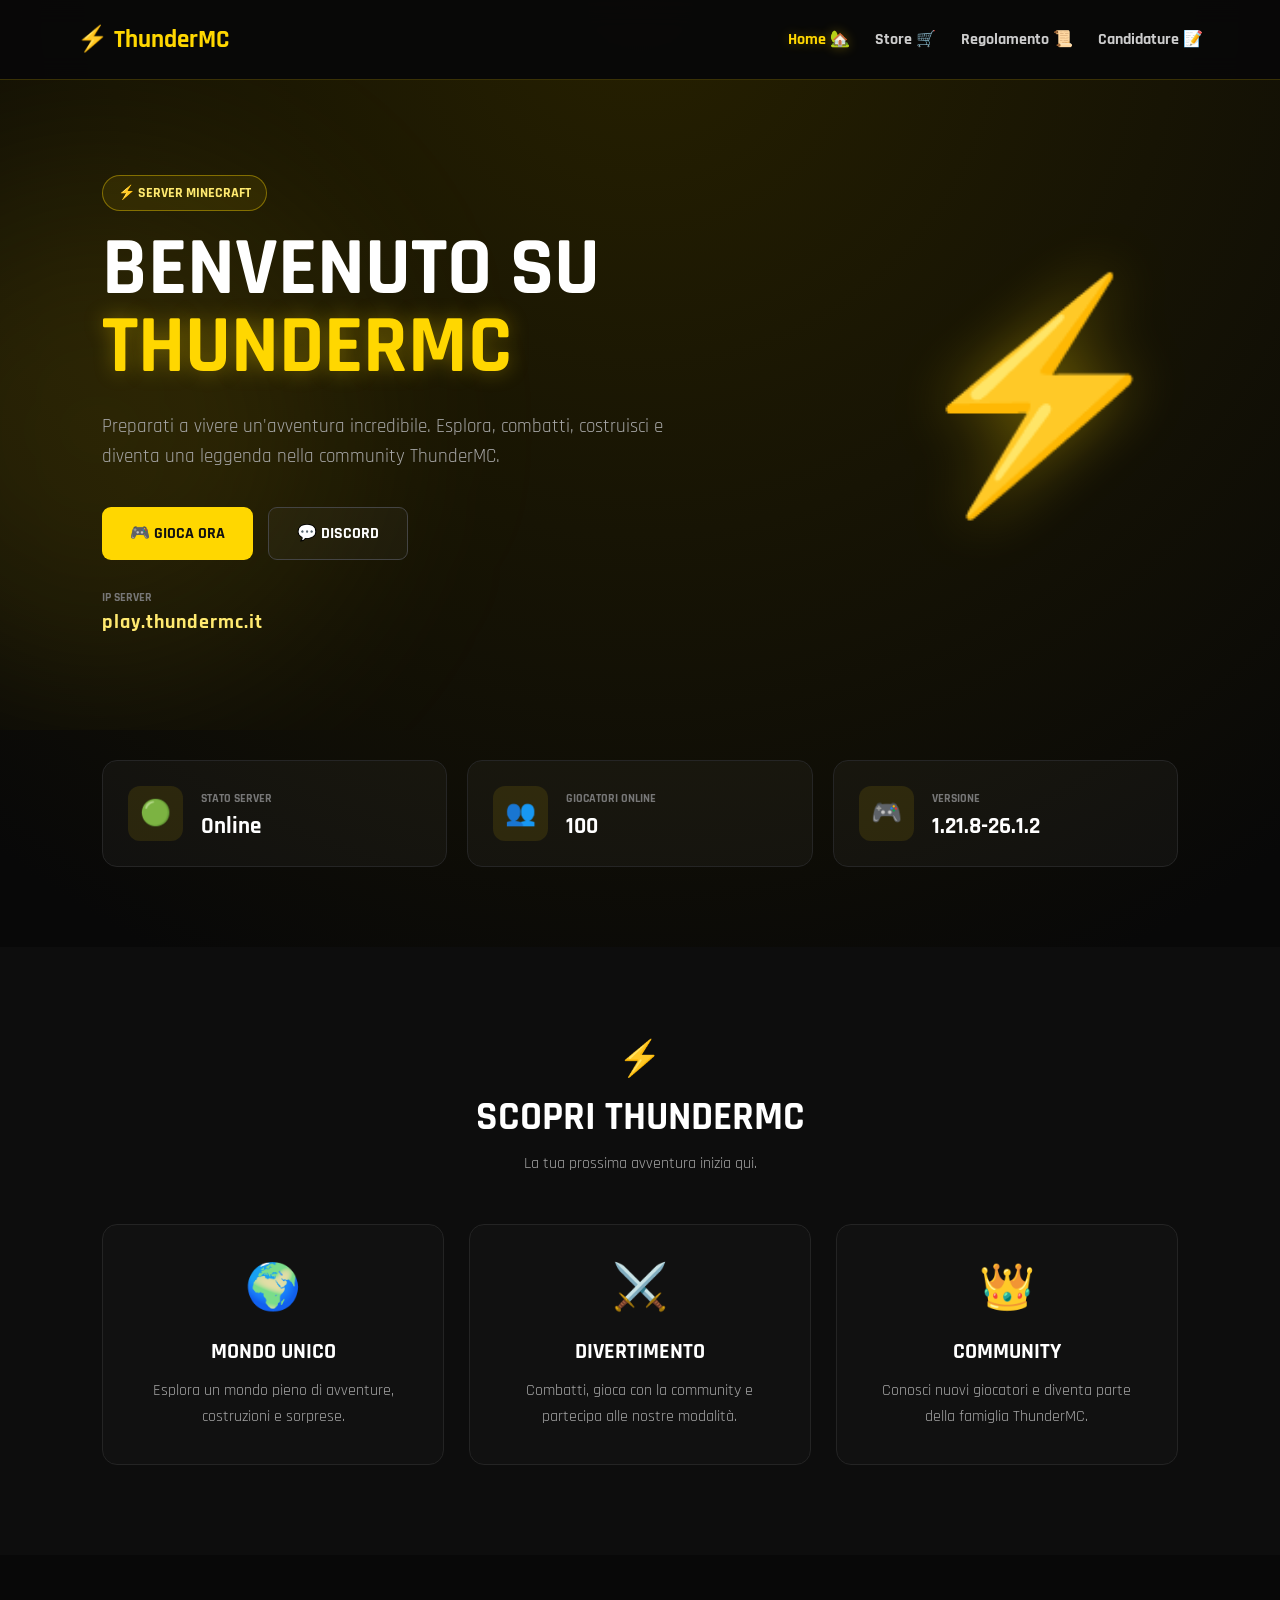
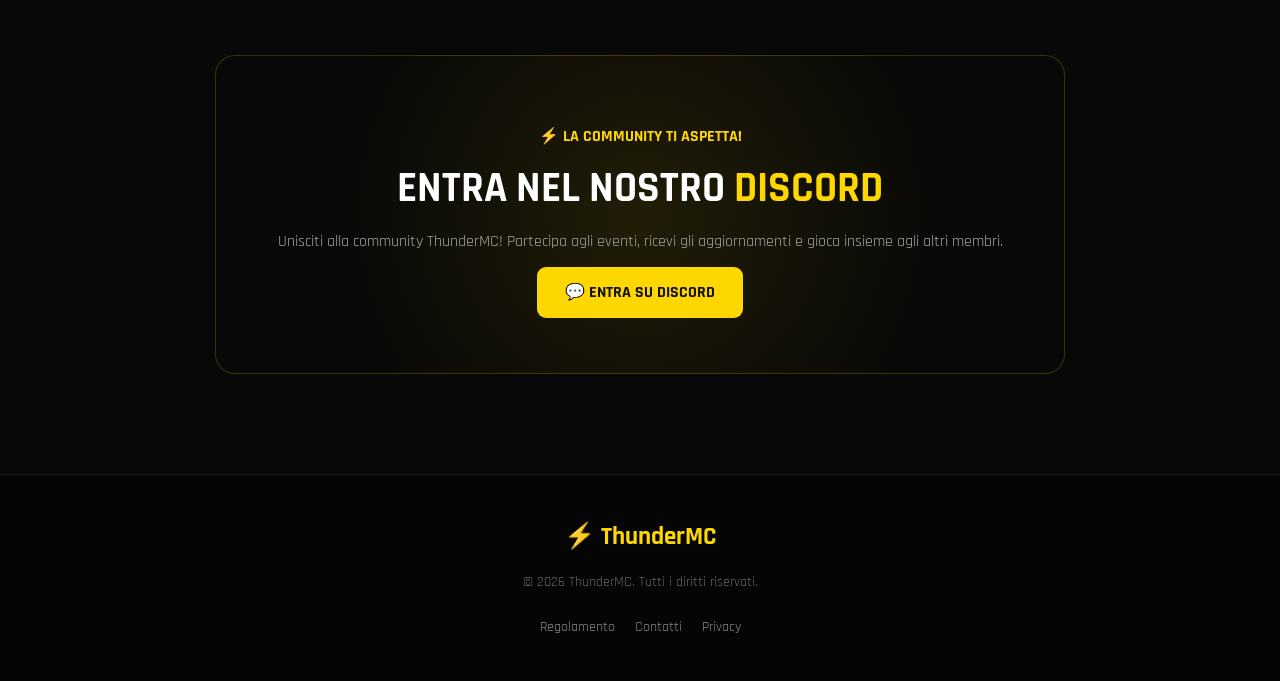
<file: index.html>
<!DOCTYPE html>
<html lang="it">
<head>
    <meta charset="UTF-8">
    <meta name="viewport" content="width=device-width, initial-scale=1.0">
    <meta name="theme-color" content="#090b10">

    <title>⚡ ThunderMC — Server Minecraft</title>

    <link rel="stylesheet" href="style.css">
</head>

<body>

    <!-- PARTICELLE -->
    <div class="particles"></div>

    <!-- NAVBAR -->
    <header class="navbar">

        <div class="logo">
            ⚡ <span>ThunderMC</span>
        </div>

        <nav>
            <a href="index.html" class="active">Home 🏡</a>
            <a href="shop.html">Store 🛒</a>
            <a href="regolamento.html">Regolamento 📜</a>
            <a href="candidature.html">Candidature 📝</a>
        </nav>

    </header>

    <main>

        <!-- HERO -->
        <section class="hero">

            <div class="hero-content">

                <div class="badge">
                    ⚡ SERVER MINECRAFT
                </div>

                <h1>
                    BENVENUTO SU
                    <span>THUNDERMC</span>
                </h1>

                <p>
                    Preparati a vivere un'avventura incredibile.
                    Esplora, combatti, costruisci e diventa
                    una leggenda nella community ThunderMC.
                </p>

                <div class="hero-buttons">

                    <button class="primary-btn" onclick="copyIP()">
                        🎮 GIOCA ORA
                    </button>

                    <a
                        href="https://discord.gg/thundermc"
                        target="_blank"
                        rel="noopener noreferrer"
                        class="secondary-btn">
                        💬 DISCORD
                    </a>

                </div>

                <div class="server-ip">
                    <span>IP SERVER</span>
                    <strong id="serverIP">
                        play.thundermc.it
                    </strong>
                </div>

            </div>

            <div class="hero-pumpkin">
                ⚡
            </div>

        </section>

        <!-- SERVER STATUS -->
        <section class="status-section">

            <div class="status-card">

                <div class="status-icon">🟢</div>

                <div>
                    <span>STATO SERVER</span>
                    <h3>Online</h3>
                </div>

            </div>

            <div class="status-card">

                <div class="status-icon">👥</div>

                <div>
                    <span>GIOCATORI ONLINE</span>
                    <h3 id="players">100</h3>
                </div>

            </div>

            <div class="status-card">

                <div class="status-icon">🎮</div>

                <div>
                    <span>VERSIONE</span>
                    <h3>1.21.8-26.1.2</h3>
                </div>

            </div>

        </section>

        <!-- ABOUT -->
        <section class="about">

            <div class="section-title">

                <span>⚡</span>

                <h2>SCOPRI THUNDERMC</h2>

                <p>
                    La tua prossima avventura inizia qui.
                </p>

            </div>

            <div class="features">

                <div class="feature-card">

                    <div class="feature-icon">🌍</div>

                    <h3>MONDO UNICO</h3>

                    <p>
                        Esplora un mondo pieno di avventure,
                        costruzioni e sorprese.
                    </p>

                </div>

                <div class="feature-card">

                    <div class="feature-icon">⚔️</div>

                    <h3>DIVERTIMENTO</h3>

                    <p>
                        Combatti, gioca con la community
                        e partecipa alle nostre modalità.
                    </p>

                </div>

                <div class="feature-card">

                    <div class="feature-icon">👑</div>

                    <h3>COMMUNITY</h3>

                    <p>
                        Conosci nuovi giocatori e diventa
                        parte della famiglia ThunderMC.
                    </p>

                </div>

            </div>

        </section>

        <!-- CTA DISCORD -->
        <section class="cta">

            <div>

                <span>⚡ LA COMMUNITY TI ASPETTA!</span>

                <h2>
                    ENTRA NEL NOSTRO
                    <strong>DISCORD</strong>
                </h2>

                <p>
                    Unisciti alla community ThunderMC!
                    Partecipa agli eventi, ricevi gli aggiornamenti
                    e gioca insieme agli altri membri.
                </p>

                <a
                    href="https://discord.gg/thundermc"
                    class="primary-btn"
                    target="_blank"
                    rel="noopener noreferrer">
                    💬 ENTRA SU DISCORD
                </a>

            </div>

        </section>

    </main>

    <!-- FOOTER -->
    <footer>

        <div class="footer-logo">
            ⚡ ThunderMC
        </div>

        <p>
            © 2026 ThunderMC. Tutti i diritti riservati.
        </p>

        <div class="footer-links">
            <a href="regolamento.html">Regolamento</a>
            <a href="contatti.html">Contatti</a>
            <a href="privacy.html">Privacy</a>
        </div>

    </footer>

    <script src="script.js"></script>

</body>
</html>
</file>
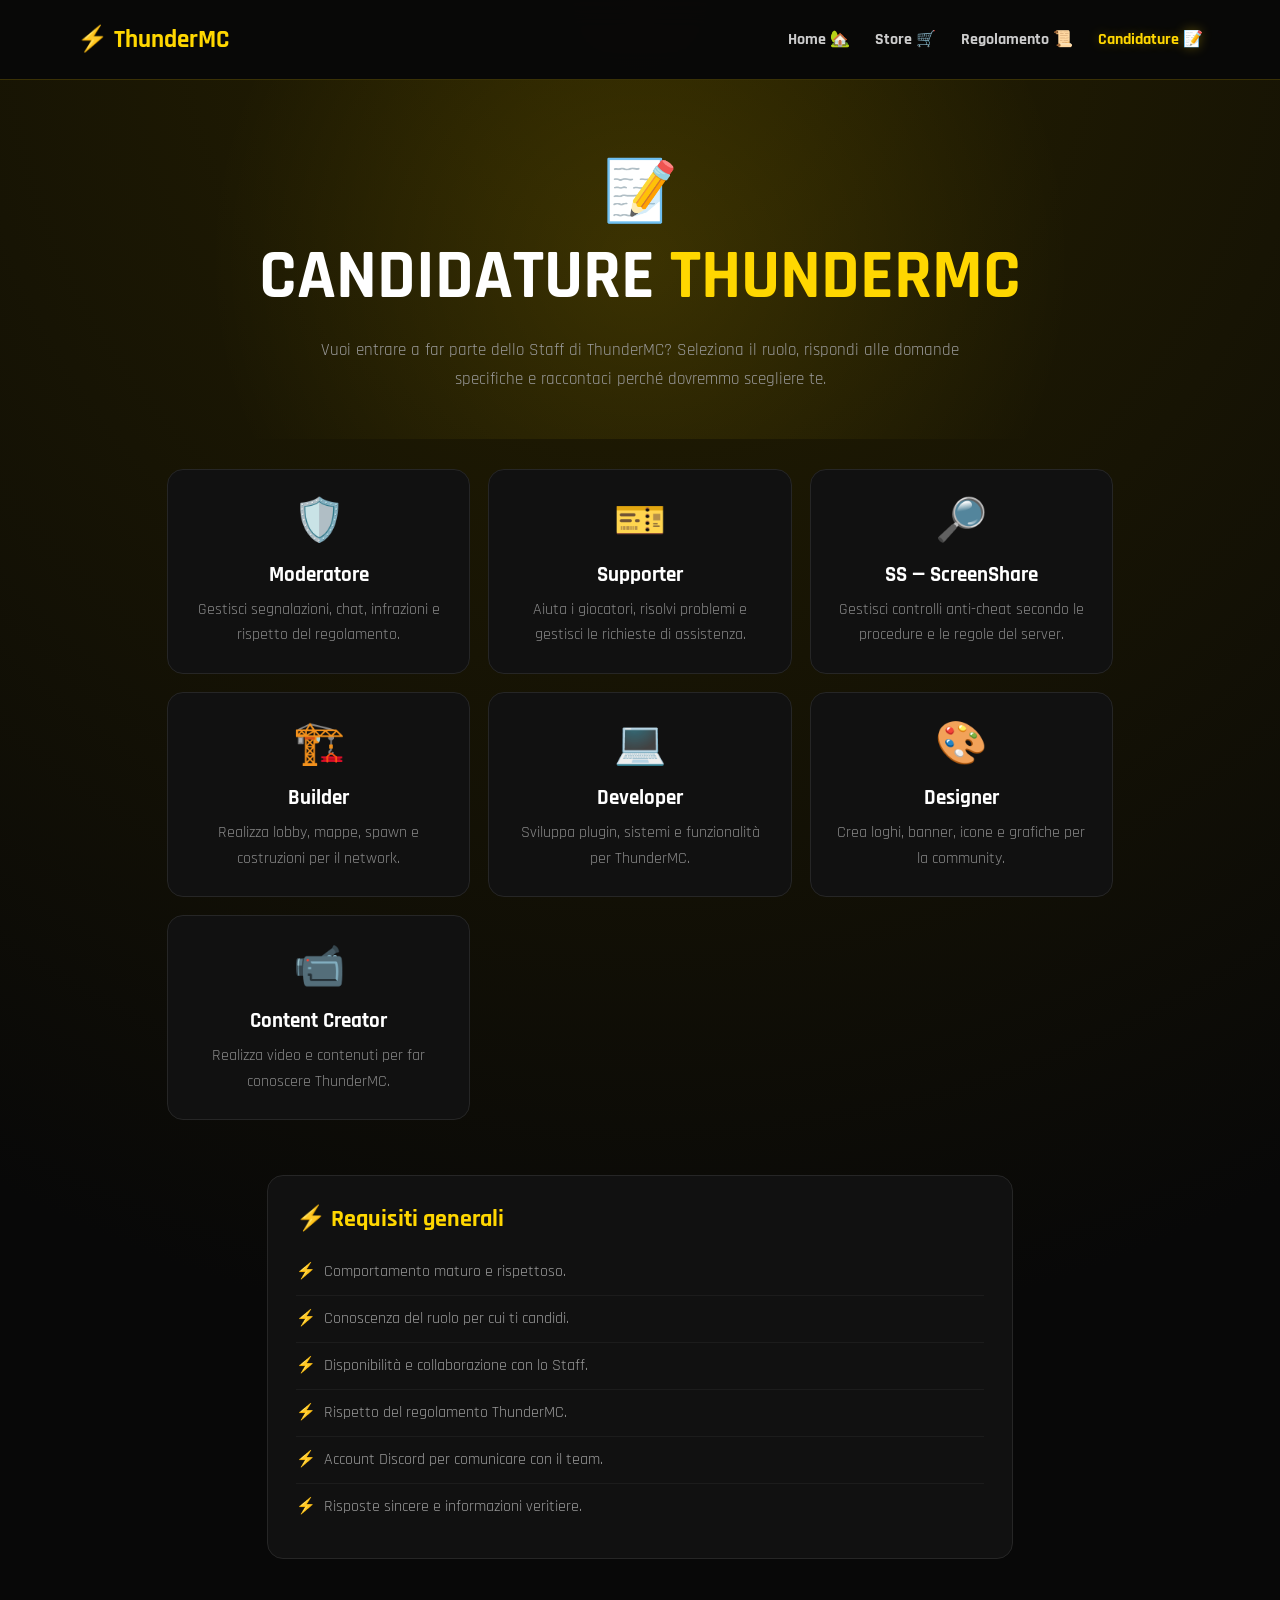
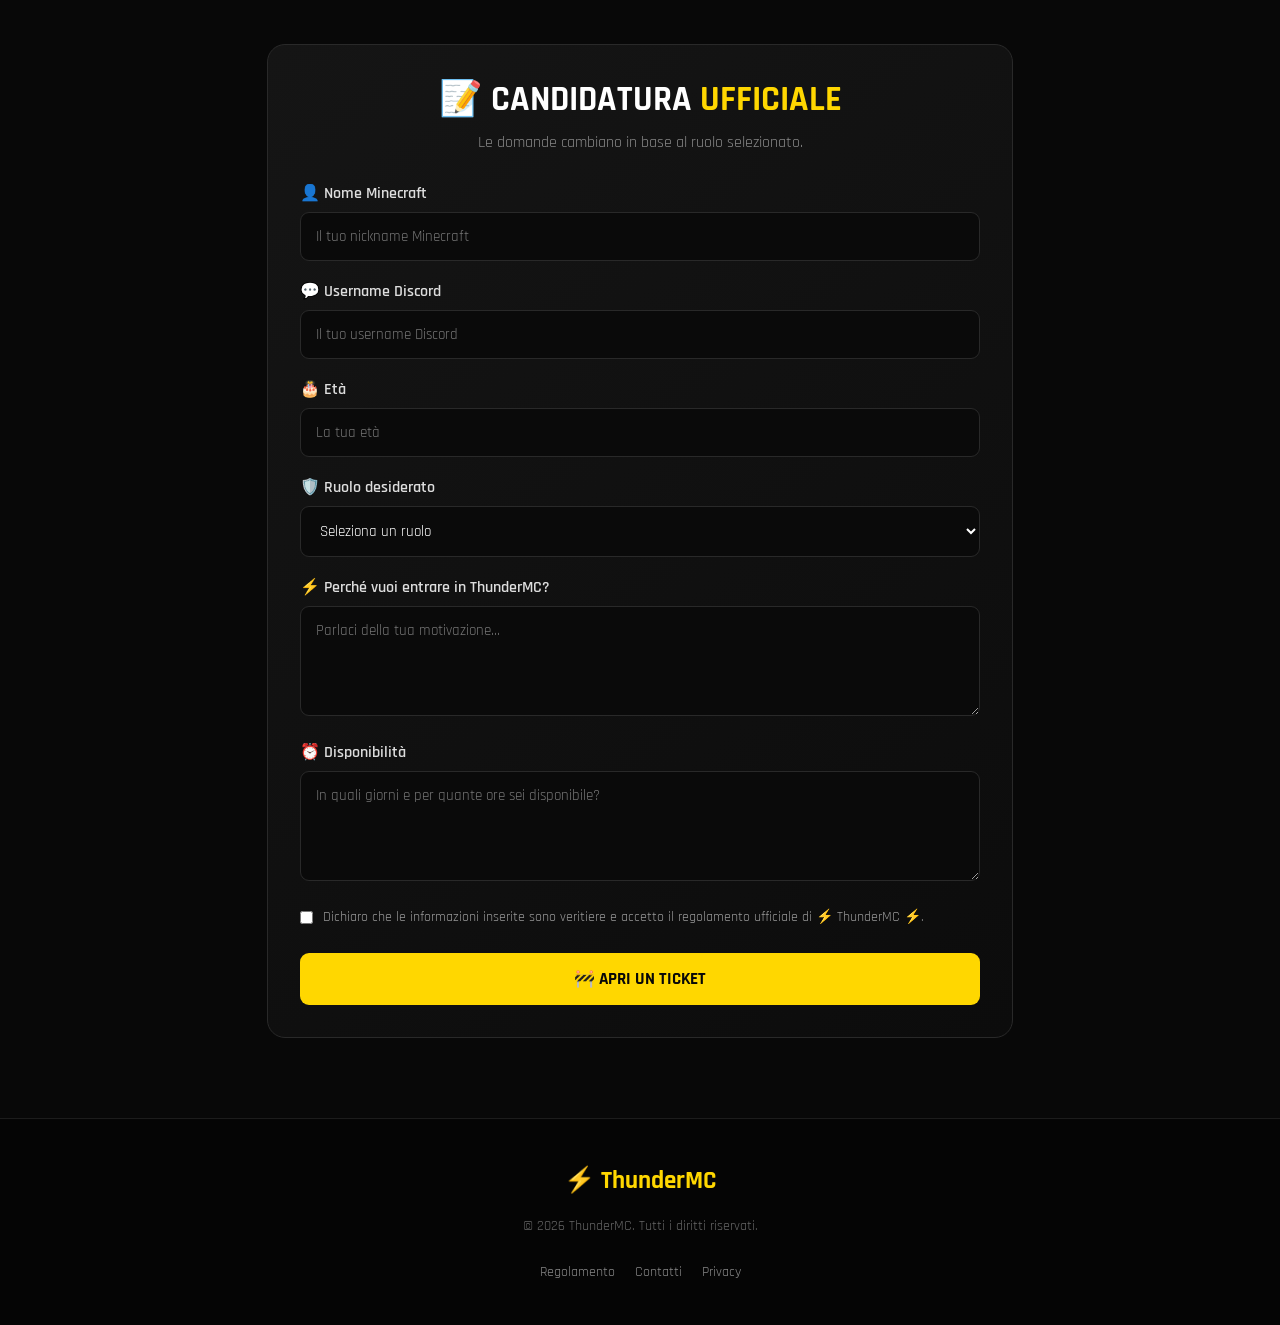
<file: candidature.html>
<!DOCTYPE html>
<html lang="it">
<head>
<meta charset="UTF-8">
<meta name="viewport" content="width=device-width, initial-scale=1.0">
<title>⚡ ThunderMC — Candidature</title>
<link rel="stylesheet" href="style.css">

<style>
.application-hero {
    padding: 75px 6% 45px;
    text-align: center;
    background: radial-gradient(circle at center, rgba(255,215,0,.12), transparent 65%);
}
.application-emoji { font-size: 60px; }
.application-hero h1 { font-size: clamp(38px, 7vw, 70px); }
.application-hero h1 span, .application-title h2 span { color: #FFD700; }
.application-hero p {
    max-width: 700px; margin: 15px auto 0;
    color: #999; font-size: 17px; line-height: 1.7;
}
.roles {
    max-width: 1100px; margin: auto; padding: 30px 6% 55px;
    display: grid; grid-template-columns: repeat(3, 1fr); gap: 18px;
}
.role-card {
    padding: 25px; text-align: center; background: #111;
    border: 1px solid #262626; border-radius: 16px; transition: .25s;
}
.role-card:hover { transform: translateY(-5px); border-color: #FFD700; }
.role-icon { font-size: 42px; margin-bottom: 12px; }
.role-card h2 { font-size: 21px; margin-bottom: 9px; }
.role-card p { color: #888; line-height: 1.6; }

.application-section {
    max-width: 900px; margin: auto; padding: 20px 6% 80px;
}
.application-box {
    padding: 32px; background: linear-gradient(145deg,#151515,#0c0c0c);
    border: 1px solid #292929; border-radius: 18px;
}
.application-title { text-align: center; margin-bottom: 30px; }
.application-title h2 { font-size: clamp(26px,5vw,35px); }
.application-title p { margin-top: 10px; color: #888; }

.form-group { margin-bottom: 20px; }
.form-group label {
    display: block; margin-bottom: 8px; color: #ddd; font-weight: 600;
}
.form-group input, .form-group select, .form-group textarea {
    box-sizing: border-box; width: 100%; padding: 14px 15px;
    background: #0a0a0a; border: 1px solid #292929; border-radius: 9px;
    color: white; font-family: inherit; font-size: 15px; outline: none;
}
.form-group input:focus, .form-group select:focus,
.form-group textarea:focus {
    border-color: #FFD700;
    box-shadow: 0 0 0 2px rgba(255,215,0,.08);
}
.form-group textarea { min-height: 110px; resize: vertical; }
.question-box {
    padding: 22px; margin: 25px 0;
    background: rgba(255,215,0,.035);
    border: 1px solid rgba(255,215,0,.2);
    border-radius: 14px;
}
.question-box h3 { color: #FFD700; margin-bottom: 8px; }
.question-box > p { color: #999; margin-bottom: 22px; line-height: 1.5; }
.checkbox {
    display: flex; gap: 10px; align-items: flex-start;
    margin: 20px 0 25px; color: #999; font-size: 14px; line-height: 1.5;
}
.checkbox input { margin-top: 4px; accent-color: #FFD700; }
.submit-btn {
    width: 100%; padding: 15px; border: 0; border-radius: 9px;
    background: #FFD700; color: #080808; font-family: inherit;
    font-size: 17px; font-weight: 800; cursor: pointer; transition: .25s;
}
.submit-btn:hover {
    transform: translateY(-2px);
    box-shadow: 0 10px 30px rgba(255,215,0,.2);
}
.success-message, .error-message {
    display: none; margin-top: 20px; padding: 16px;
    text-align: center; border-radius: 10px; line-height: 1.6;
}
.success-message { background: #22c55e12; border: 1px solid #22c55e55; color: #8cffab; }
.error-message { background: #ef444412; border: 1px solid #ef444455; color: #ffaaaa; }
.requirements {
    max-width: 900px; margin: 0 auto 65px; padding: 0 6%;
}
.requirements-box {
    padding: 28px; background: #111; border: 1px solid #262626; border-radius: 16px;
}
.requirements-box h2 { color: #FFD700; margin-bottom: 15px; }
.requirements-box ul { list-style: none; padding: 0; }
.requirements-box li {
    padding: 11px 0 11px 28px; position: relative; color: #999;
    border-bottom: 1px solid #1c1c1c; line-height: 1.5;
}
.requirements-box li:last-child { border-bottom: 0; }
.requirements-box li::before { content: "⚡"; position: absolute; left: 0; }
@media(max-width:850px) { .roles { grid-template-columns: repeat(2,1fr); } }
@media(max-width:600px) {
    .roles { grid-template-columns: 1fr; }
    .application-box { padding: 21px; }
    .question-box { padding: 16px; }
}
</style>
</head>

<body>

<header class="navbar">
    <div class="logo">⚡ <span>ThunderMC</span></div>
    <nav>
        <a href="index.html">Home 🏡</a>
        <a href="shop.html">Store 🛒</a>
        <a href="regolamento.html">Regolamento 📜</a>
        <a href="candidature.html" class="active">Candidature 📝</a>
    </nav>
</header>

<section class="application-hero">
    <div class="application-emoji">📝</div>
    <h1>CANDIDATURE <span>THUNDERMC</span></h1>
    <p>
        Vuoi entrare a far parte dello Staff di ThunderMC?
        Seleziona il ruolo, rispondi alle domande specifiche
        e raccontaci perché dovremmo scegliere te.
    </p>
</section>

<section class="roles">
    <div class="role-card">
        <div class="role-icon">🛡️</div>
        <h2>Moderatore</h2>
        <p>Gestisci segnalazioni, chat, infrazioni e rispetto del regolamento.</p>
    </div>
    <div class="role-card">
        <div class="role-icon">🎫</div>
        <h2>Supporter</h2>
        <p>Aiuta i giocatori, risolvi problemi e gestisci le richieste di assistenza.</p>
    </div>
    <div class="role-card">
        <div class="role-icon">🔎</div>
        <h2>SS — ScreenShare</h2>
        <p>Gestisci controlli anti-cheat secondo le procedure e le regole del server.</p>
    </div>
    <div class="role-card">
        <div class="role-icon">🏗️</div>
        <h2>Builder</h2>
        <p>Realizza lobby, mappe, spawn e costruzioni per il network.</p>
    </div>
    <div class="role-card">
        <div class="role-icon">💻</div>
        <h2>Developer</h2>
        <p>Sviluppa plugin, sistemi e funzionalità per ThunderMC.</p>
    </div>
    <div class="role-card">
        <div class="role-icon">🎨</div>
        <h2>Designer</h2>
        <p>Crea loghi, banner, icone e grafiche per la community.</p>
    </div>
    <div class="role-card">
        <div class="role-icon">📹</div>
        <h2>Content Creator</h2>
        <p>Realizza video e contenuti per far conoscere ThunderMC.</p>
    </div>
</section>

<section class="requirements">
    <div class="requirements-box">
        <h2>⚡ Requisiti generali</h2>
        <ul>
            <li>Comportamento maturo e rispettoso.</li>
            <li>Conoscenza del ruolo per cui ti candidi.</li>
            <li>Disponibilità e collaborazione con lo Staff.</li>
            <li>Rispetto del regolamento ThunderMC.</li>
            <li>Account Discord per comunicare con il team.</li>
            <li>Risposte sincere e informazioni veritiere.</li>
        </ul>
    </div>
</section>

<section class="application-section">
    <div class="application-box">
        <div class="application-title">
            <h2>📝 CANDIDATURA <span>UFFICIALE</span></h2>
            <p>Le domande cambiano in base al ruolo selezionato.</p>
        </div>

        <form id="applicationForm">
            <div class="form-group">
                <label for="minecraft">👤 Nome Minecraft</label>
                <input id="minecraft" name="minecraft" maxlength="32"
                    placeholder="Il tuo nickname Minecraft" required>
            </div>

            <div class="form-group">
                <label for="discord">💬 Username Discord</label>
                <input id="discord" name="discord" maxlength="80"
                    placeholder="Il tuo username Discord" required>
            </div>

            <div class="form-group">
                <label for="age">🎂 Età</label>
                <input type="number" id="age" name="age" min="13" max="99"
                    placeholder="La tua età" required>
            </div>

            <div class="form-group">
                <label for="role">🛡️ Ruolo desiderato</label>
                <select id="role" name="role" required>
                    <option value="">Seleziona un ruolo</option>
                    <option value="Moderatore">🛡️ Moderatore</option>
                    <option value="Supporter">🎫 Supporter</option>
                    <option value="SS">🔎 SS — ScreenShare</option>
                    <option value="Builder">🏗️ Builder</option>
                    <option value="Developer">💻 Developer</option>
                    <option value="Designer">🎨 Designer</option>
                    <option value="Content Creator">📹 Content Creator</option>
                </select>
            </div>

            <div id="roleQuestions" class="question-box" hidden>
                <h3 id="questionsTitle">⚡ Domande specifiche</h3>
                <p id="questionsDescription"></p>
                <div id="questionsFields"></div>
            </div>

            <div class="form-group">
                <label for="motivation">⚡ Perché vuoi entrare in ThunderMC?</label>
                <textarea id="motivation" name="motivation"
                    placeholder="Parlaci della tua motivazione..." required></textarea>
            </div>

            <div class="form-group">
                <label for="availability">⏰ Disponibilità</label>
                <textarea id="availability" name="availability"
                    placeholder="In quali giorni e per quante ore sei disponibile?" required></textarea>
            </div>

            <label class="checkbox">
                <input type="checkbox" id="accept" required>
                <span>Dichiaro che le informazioni inserite sono veritiere e accetto il regolamento ufficiale di ⚡ ThunderMC ⚡.</span>
            </label>

            <button type="submit" class="submit-btn">🚧 APRI UN TICKET</button>

            <div class="success-message" id="successMessage" role="status">
                ✅ Modulo compilato correttamente!<br>
                Attenzione: questa versione dimostra il funzionamento del modulo,
                ma non invia ancora la candidatura allo Staff.
            </div>

            <div class="error-message" id="errorMessage" role="alert">
                ⚠️ Seleziona un ruolo e rispondi a tutte le domande obbligatorie.
            </div>
        </form>
    </div>
</section>

<footer>
    <div class="footer-logo">⚡ ThunderMC</div>
    <p>© 2026 ThunderMC. Tutti i diritti riservati.</p>
    <div class="footer-links">
        <a href="regolamento.html">Regolamento</a>
        <a href="contatti.html">Contatti</a>
        <a href="privacy.html">Privacy</a>
    </div>
</footer>

<script>
const roleQuestions = {
    "Supporter": {
        description: "Domande per valutare le tue capacità di assistenza ai giocatori.",
        questions: [
            { id: "support_exp", label: "🎫 Hai già lavorato come Supporter? Dove e per quanto tempo?", type: "textarea" },
            { id: "support_problem", label: "🧩 Un giocatore non riesce a entrare nel server. Come lo aiuti?", type: "textarea" },
            { id: "support_angry", label: "💬 Un utente è arrabbiato e ti insulta mentre chiedi di aiutarlo. Come reagisci?", type: "textarea" },
            { id: "support_ticket", label: "📩 Come gestiresti un ticket a cui non sai rispondere?", type: "textarea" },
            { id: "support_rules", label: "📚 Perché un Supporter deve conoscere il regolamento?", type: "textarea" }
        ]
    },
    "SS": {
        description: "Domande sul ruolo ScreenShare e sulla gestione responsabile dei controlli anti-cheat.",
        questions: [
            { id: "ss_exp", label: "🔎 Hai già esperienza nei controlli ScreenShare? Descrivila.", type: "textarea" },
            { id: "ss_suspicion", label: "🚨 Come procederesti se un giocatore fosse segnalato per sospetti cheat?", type: "textarea" },
            { id: "ss_consent", label: "🛡️ Perché un controllo deve seguire le procedure ufficiali e rispettare la privacy?", type: "textarea" },
            { id: "ss_refusal", label: "⚖️ Come gestiresti un giocatore che rifiuta un controllo previsto dal regolamento?", type: "textarea" },
            { id: "ss_evidence", label: "📋 Come documenteresti un controllo e riferiresti i risultati allo Staff?", type: "textarea" },
            { id: "ss_knowledge", label: "💻 Quali strumenti e conoscenze tecniche possiedi per questo ruolo?", type: "textarea" }
        ]
    },
    "Moderatore": {
        description: "Domande sulla moderazione, sulle segnalazioni e sulle sanzioni.",
        questions: [
            { id: "mod_exp", label: "🛡️ Hai già moderato un server Minecraft o Discord? Raccontaci la tua esperienza.", type: "textarea" },
            { id: "mod_hacker", label: "🚨 Come gestiresti una segnalazione contro un giocatore sospettato di usare cheat?", type: "textarea" },
            { id: "mod_conflict", label: "⚖️ Due giocatori litigano in chat. Cosa fai?", type: "textarea" },
            { id: "mod_friend", label: "🤝 Un tuo amico infrange il regolamento. Come ti comporti?", type: "textarea" },
            { id: "mod_proof", label: "📋 Quali elementi controlleresti prima di applicare una sanzione?", type: "textarea" }
        ]
    },
    "Builder": {
        description: "Domande sulle tue capacità di costruzione e collaborazione.",
        questions: [
            { id: "build_exp", label: "🏗️ Da quanto tempo costruisci su Minecraft e quali build hai realizzato?", type: "textarea" },
            { id: "build_style", label: "🧱 Quali stili di costruzione conosci meglio?", type: "textarea" },
            { id: "build_tools", label: "🛠️ Sai usare WorldEdit, VoxelSniper o strumenti simili? Specifica quali.", type: "textarea" },
            { id: "build_portfolio", label: "🖼️ Inserisci i link a screenshot o al tuo portfolio (se disponibile).", type: "url", required: false },
            { id: "build_task", label: "🗺️ Come organizzeresti la creazione di una nuova lobby rispettando un tema e una scadenza?", type: "textarea" }
        ]
    },
    "Developer": {
        description: "Domande sulle tue competenze di programmazione e sviluppo.",
        questions: [
            { id: "dev_languages", label: "💻 Quali linguaggi di programmazione conosci e a quale livello?", type: "textarea" },
            { id: "dev_plugins", label: "🔌 Hai già sviluppato plugin Minecraft? Descrivi un tuo progetto.", type: "textarea" },
            { id: "dev_debug", label: "🐛 Un plugin genera un errore all'avvio. Come lo analizzi e lo risolvi?", type: "textarea" },
            { id: "dev_versions", label: "⚙️ Per quali versioni Minecraft e API hai sviluppato?", type: "textarea" },
            { id: "dev_links", label: "🔗 Inserisci i link a GitHub o ai tuoi progetti (se disponibili).", type: "url", required: false }
        ]
    },
    "Designer": {
        description: "Domande sulle tue competenze grafiche e sul tuo portfolio.",
        questions: [
            { id: "design_tools", label: "🎨 Quali programmi o applicazioni usi per creare grafiche?", type: "textarea" },
            { id: "design_work", label: "🖌️ Che tipo di grafiche sai realizzare: loghi, banner, icone o altro?", type: "textarea" },
            { id: "design_portfolio", label: "🖼️ Inserisci il link al tuo portfolio o ai tuoi lavori.", type: "url", required: false },
            { id: "design_feedback", label: "💡 Come gestisci una richiesta di modifica da parte del team?", type: "textarea" }
        ]
    },
    "Content Creator": {
        description: "Domande sulla creazione di contenuti e sulla promozione del server.",
        questions: [
            { id: "creator_platforms", label: "📹 Su quali piattaforme pubblichi contenuti?", type: "textarea" },
            { id: "creator_content", label: "🎬 Che tipo di video o contenuti realizzi?", type: "textarea" },
            { id: "creator_links", label: "🔗 Inserisci i link ai tuoi canali o ai tuoi video.", type: "textarea" },
            { id: "creator_schedule", label: "📅 Con quale frequenza puoi pubblicare contenuti per ThunderMC?", type: "textarea" },
            { id: "creator_ideas", label: "💡 Quale contenuto realizzeresti per promuovere ThunderMC?", type: "textarea" }
        ]
    }
};

const form = document.getElementById("applicationForm");
const roleSelect = document.getElementById("role");
const roleQuestionsBox = document.getElementById("roleQuestions");
const questionsTitle = document.getElementById("questionsTitle");
const questionsDescription = document.getElementById("questionsDescription");
const questionsFields = document.getElementById("questionsFields");
const success = document.getElementById("successMessage");
const error = document.getElementById("errorMessage");

function renderRoleQuestions() {
    const role = roleSelect.value;
    const data = roleQuestions[role];

    questionsFields.replaceChildren();
    success.style.display = "none";
    error.style.display = "none";

    if (!data) {
        roleQuestionsBox.hidden = true;
        return;
    }

    roleQuestionsBox.hidden = false;
    questionsTitle.textContent = "📝 Domande specifiche — " + role;
    questionsDescription.textContent = data.description;

    data.questions.forEach((question) => {
        const group = document.createElement("div");
        group.className = "form-group";

        const label = document.createElement("label");
        label.htmlFor = question.id;
        label.textContent = question.label;

        let input;
        if (question.type === "textarea") {
            input = document.createElement("textarea");
            input.rows = 4;
            input.placeholder = "Scrivi la tua risposta...";
        } else {
            input = document.createElement("input");
            input.type = question.type;
            input.placeholder = question.type === "url"
                ? "https://..."
                : "Scrivi la tua risposta...";
        }

        input.id = question.id;
        input.name = question.id;
        input.required = question.required !== false;
        input.maxLength = 3000;

        group.append(label, input);
        questionsFields.appendChild(group);
    });
}

roleSelect.addEventListener("change", renderRoleQuestions);

form.addEventListener("submit", function(event) {
    event.preventDefault();
    success.style.display = "none";
    error.style.display = "none";

    if (!roleQuestions[roleSelect.value]) {
        error.textContent = "⚠️ Seleziona un ruolo valido.";
        error.style.display = "block";
        return;
    }

    if (!form.reportValidity()) {
        error.textContent = "⚠️ Controlla di aver compilato tutti i campi obbligatori.";
        error.style.display = "block";
        return;
    }

    /*
      Questa versione mostra il funzionamento del modulo.
      Per ricevere davvero le candidature serve collegare un backend
      o un servizio di moduli e configurare la destinazione dei dati.
    */
    success.style.display = "block";
    success.scrollIntoView({ behavior: "smooth", block: "center" });
});
</script>

</body>
</html>
</file>
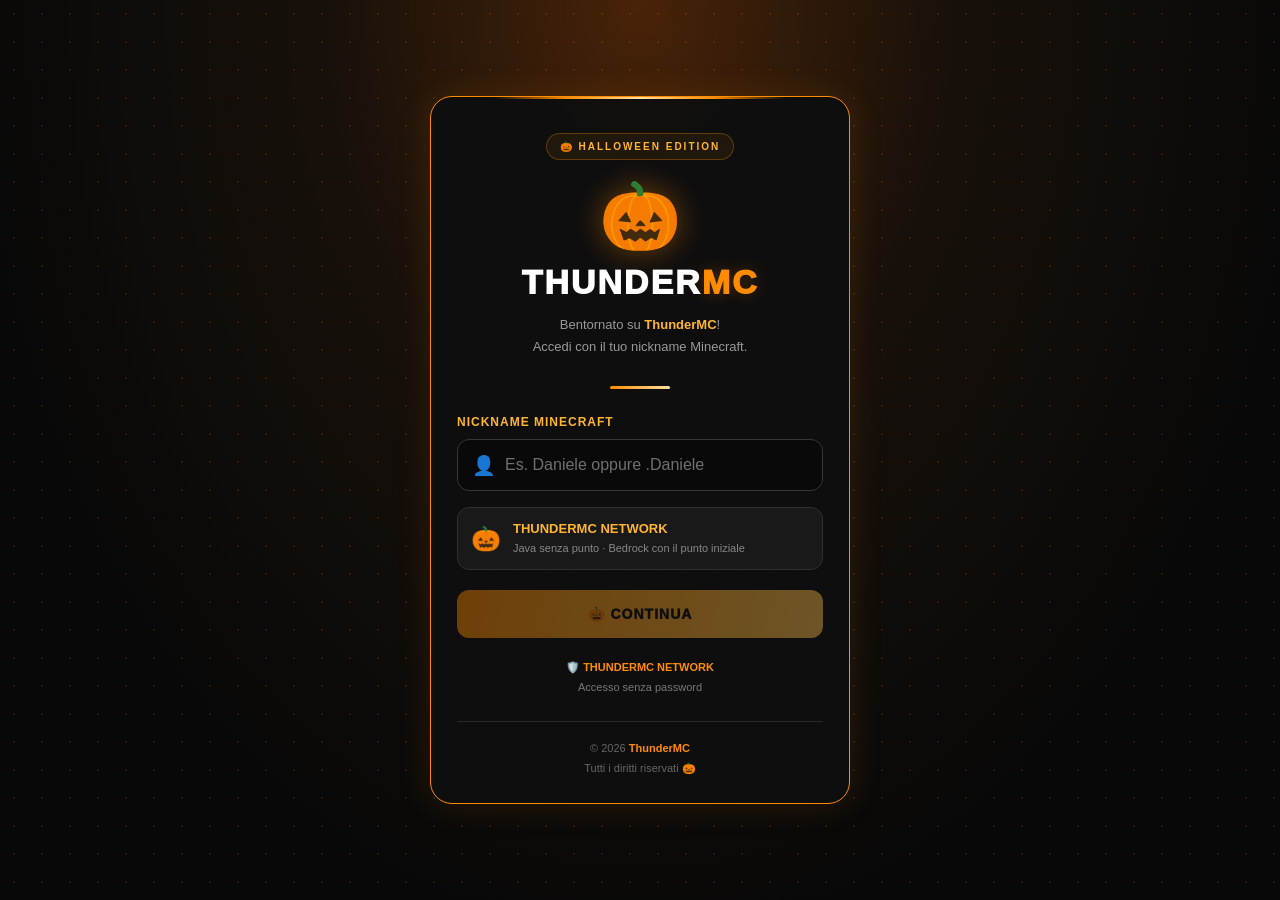
<file: login.html>
<!DOCTYPE html>
<html lang="it">
<head>
  <meta charset="UTF-8">
  <meta name="viewport" content="width=device-width, initial-scale=1.0">
  <meta name="theme-color" content="#080808">

  <title>🎃 ThunderMC | Login</title>

  <style>
    * {
      box-sizing: border-box;
      margin: 0;
      padding: 0;
    }

    :root {
      --orange: #ff8c00;
      --gold: #ffb52e;
      --black: #080808;
    }

    body {
      min-height: 100vh;
      display: flex;
      align-items: center;
      justify-content: center;
      padding: 20px;
      overflow-x: hidden;
      background:
        radial-gradient(ellipse at top, #482308 0%, #17100a 35%, #080808 75%);
      color: #fff;
      font-family: Arial, sans-serif;
    }

    body::before {
      content: "";
      position: fixed;
      inset: 0;
      pointer-events: none;
      opacity: .12;
      background-image: radial-gradient(#ff8c00 1px, transparent 1px);
      background-size: 28px 28px;
    }

    .card {
      position: relative;
      width: 100%;
      max-width: 420px;
      padding: 36px 26px 25px;
      overflow: hidden;
      text-align: center;
      background: rgba(15, 15, 15, .97);
      border: 1px solid #ff8c00;
      border-radius: 22px;
      box-shadow: 0 0 35px #ff8c0020;
      animation: appear .6s ease;
    }

    .card::before {
      content: "";
      position: absolute;
      top: 0;
      left: 15%;
      width: 70%;
      height: 2px;
      background: linear-gradient(
        90deg, transparent, #ff8c00, #ffe0a3, #ff8c00, transparent
      );
    }

    .tag {
      display: inline-block;
      padding: 7px 13px;
      margin-bottom: 18px;
      border: 1px solid #ff8c004d;
      border-radius: 30px;
      background: #ff8c0012;
      color: var(--gold);
      font-size: 10px;
      font-weight: 900;
      letter-spacing: 2px;
    }

    .logo {
      margin-bottom: 8px;
      font-size: 66px;
      filter: drop-shadow(0 0 15px #ff8c0066);
      animation: float 3s ease-in-out infinite;
    }

    h1 {
      font-size: 34px;
      font-weight: 1000;
      letter-spacing: 2px;
    }

    h1 span {
      color: var(--orange);
      text-shadow: 0 0 15px #ff8c0040;
    }

    .subtitle {
      margin: 12px 0 28px;
      color: #999;
      font-size: 13px;
      line-height: 1.7;
    }

    .subtitle strong {
      color: var(--gold);
    }

    .line {
      width: 60px;
      height: 3px;
      margin: 0 auto 26px;
      border-radius: 10px;
      background: linear-gradient(90deg, var(--orange), #ffe0a3);
    }

    label {
      display: block;
      margin-bottom: 10px;
      color: var(--gold);
      font-size: 12px;
      font-weight: 900;
      letter-spacing: 1px;
      text-align: left;
    }

    .input-box {
      position: relative;
    }

    .input-box span {
      position: absolute;
      top: 50%;
      left: 15px;
      transform: translateY(-50%);
      font-size: 19px;
      pointer-events: none;
    }

    input {
      width: 100%;
      padding: 16px 14px 16px 47px;
      border: 1px solid #363636;
      border-radius: 12px;
      outline: none;
      background: #090909;
      color: #fff;
      font-size: 16px;
      transition: .25s;
    }

    input::placeholder {
      color: #707070;
    }

    input:focus {
      border-color: var(--orange);
      box-shadow: 0 0 16px #ff8c0020;
    }

    .edition {
      min-height: 55px;
      display: flex;
      align-items: center;
      gap: 12px;
      margin-top: 16px;
      padding: 13px;
      border: 1px solid #303030;
      border-radius: 12px;
      background: #191919;
      text-align: left;
    }

    .edition-icon {
      font-size: 24px;
    }

    .edition-name {
      color: #ffb52e;
      font-size: 13px;
      font-weight: 900;
    }

    .edition-description {
      margin-top: 4px;
      color: #888;
      font-size: 11px;
      line-height: 1.5;
    }

    .edition.java {
      border-color: #91662c;
    }

    .edition.bedrock {
      border-color: #278d54;
    }

    .edition.bedrock .edition-name {
      color: #68e69a;
    }

    .submit {
      width: 100%;
      margin-top: 20px;
      padding: 16px;
      border: none;
      border-radius: 12px;
      background: linear-gradient(100deg, #ff8c00, #ffc04d);
      color: #111;
      font-size: 14px;
      font-weight: 1000;
      letter-spacing: 1px;
      cursor: pointer;
      box-shadow: 0 5px 20px #ff8c0020;
      transition: .2s;
    }

    .submit:not(:disabled):hover {
      transform: translateY(-2px);
      filter: brightness(1.1);
      box-shadow: 0 7px 25px #ff8c0040;
    }

    .submit:disabled {
      opacity: .4;
      cursor: not-allowed;
      box-shadow: none;
    }

    .message {
      display: none;
      margin-top: 14px;
      padding: 13px;
      border-radius: 10px;
      font-size: 12px;
      line-height: 1.7;
      text-align: left;
      overflow-wrap: anywhere;
    }

    .security {
      margin-top: 20px;
      color: #777;
      font-size: 11px;
      line-height: 1.8;
    }

    .security strong {
      color: var(--orange);
    }

    footer {
      margin-top: 23px;
      padding-top: 17px;
      border-top: 1px solid #292929;
      color: #666;
      font-size: 11px;
      line-height: 1.8;
    }

    footer strong {
      color: var(--orange);
    }

    @keyframes float {
      0%, 100% { transform: translateY(0) rotate(-3deg); }
      50% { transform: translateY(-6px) rotate(3deg); }
    }

    @keyframes appear {
      from { opacity: 0; transform: translateY(12px); }
      to { opacity: 1; transform: translateY(0); }
    }

    @media (max-width: 380px) {
      .card { padding: 29px 18px 22px; }
      h1 { font-size: 29px; }
    }

    @media (prefers-reduced-motion: reduce) {
      *, *::before, *::after {
        animation: none !important;
        transition: none !important;
      }
    }
  </style>
</head>

<body>
  <main class="card">

    <div class="tag">🎃 HALLOWEEN EDITION</div>

    <div class="logo">🎃</div>

    <h1>THUNDER<span>MC</span></h1>

    <p class="subtitle">
      Bentornato su <strong>ThunderMC</strong>!<br>
      Accedi con il tuo nickname Minecraft.
    </p>

    <div class="line"></div>

    <form id="loginForm" novalidate>
      <label for="nickname">NICKNAME MINECRAFT</label>

      <div class="input-box">
        <span>👤</span>
        <input
          id="nickname"
          name="nickname"
          type="text"
          placeholder="Es. Daniele oppure .Daniele"
          autocomplete="off"
          autocapitalize="off"
          spellcheck="false"
          maxlength="17"
          required
        >
      </div>

      <div class="edition" id="editionBox">
        <div class="edition-icon" id="editionIcon">🎮</div>
        <div>
          <div class="edition-name" id="editionName">THUNDERMC NETWORK</div>
          <div class="edition-description" id="editionDescription">
            Java senza punto · Bedrock con il punto iniziale
          </div>
        </div>
      </div>

      <button class="submit" id="submitButton" type="submit" disabled>
        🎃 CONTINUA
      </button>

      <div class="message" id="message" role="status" aria-live="polite"></div>
    </form>

    <div class="security">
      🛡️ <strong>THUNDERMC NETWORK</strong><br>
      Accesso senza password
    </div>

    <footer>
      © 2026 <strong>ThunderMC</strong><br>
      Tutti i diritti riservati 🎃
    </footer>

  </main>

  <script>
    const form = document.getElementById("loginForm");
    const nicknameInput = document.getElementById("nickname");
    const editionBox = document.getElementById("editionBox");
    const editionIcon = document.getElementById("editionIcon");
    const editionName = document.getElementById("editionName");
    const editionDescription = document.getElementById("editionDescription");
    const submitButton = document.getElementById("submitButton");
    const message = document.getElementById("message");

    function showMessage(text, error = false) {
      message.style.display = "block";
      message.style.background = error ? "#421d1d" : "#382608";
      message.style.color = error ? "#ffb3b3" : "#ffcc80";
      message.textContent = text;
    }

    function detectEdition() {
      const value = nicknameInput.value.trim();
      const bedrock = value.startsWith(".");
      const nickname = bedrock ? value.slice(1) : value;
      const valid = /^[A-Za-z0-9_]{3,16}$/.test(nickname);

      editionBox.classList.remove("java", "bedrock");

      if (!value) {
        editionIcon.textContent = "🎃";
        editionName.textContent = "THUNDERMC NETWORK";
        editionDescription.textContent =
          "Java senza punto · Bedrock con il punto iniziale";
      } else if (bedrock) {
        editionIcon.textContent = "🟢";
        editionName.textContent = "BEDROCK EDITION";
        editionDescription.textContent = valid
          ? "Nickname: " + nickname
          : "Controlla il nickname inserito.";
        editionBox.classList.add("bedrock");
      } else {
        editionIcon.textContent = "☕";
        editionName.textContent = "JAVA EDITION";
        editionDescription.textContent = valid
          ? "Nickname: " + nickname
          : "Controlla il nickname inserito.";
        editionBox.classList.add("java");
      }

      submitButton.disabled = !valid;
      message.style.display = "none";
    }

    nicknameInput.addEventListener("input", detectEdition);

    form.addEventListener("submit", function(event) {
      event.preventDefault();

      const value = nicknameInput.value.trim();
      const bedrock = value.startsWith(".");
      const nickname = bedrock ? value.slice(1) : value;

      if (!/^[A-Za-z0-9_]{3,16}$/.test(nickname)) {
        showMessage(
          "❌ Nickname non valido. Usa da 3 a 16 caratteri: lettere, numeri e underscore.",
          true
        );
        return;
      }

      showMessage(
        "🎃 Nickname: " + nickname +
        " · Edizione: " + (bedrock ? "Bedrock" : "Java") +
        ".\n\nIl sistema di autenticazione deve ancora essere collegato. Questa pagina non verifica la proprietà del nickname."
      );
    });

    detectEdition();
  </script>
</body>
</html>
</file>
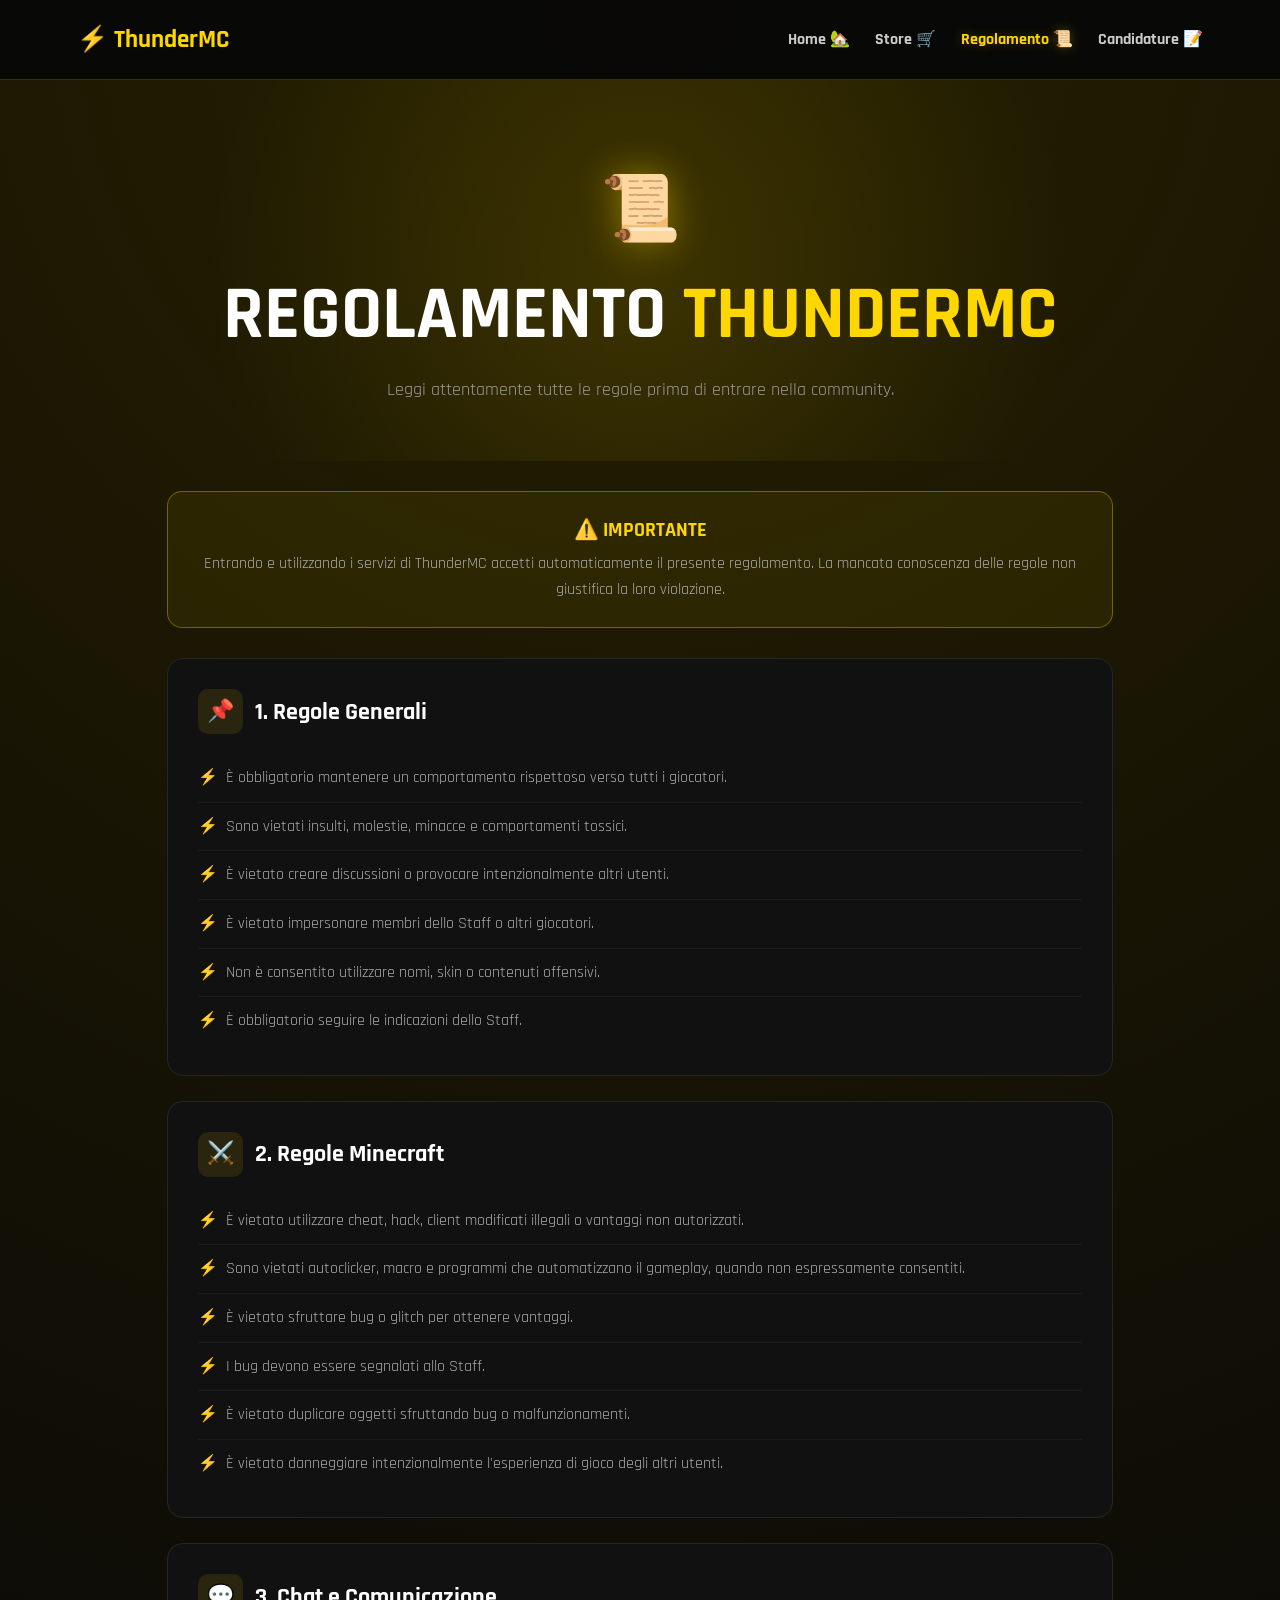
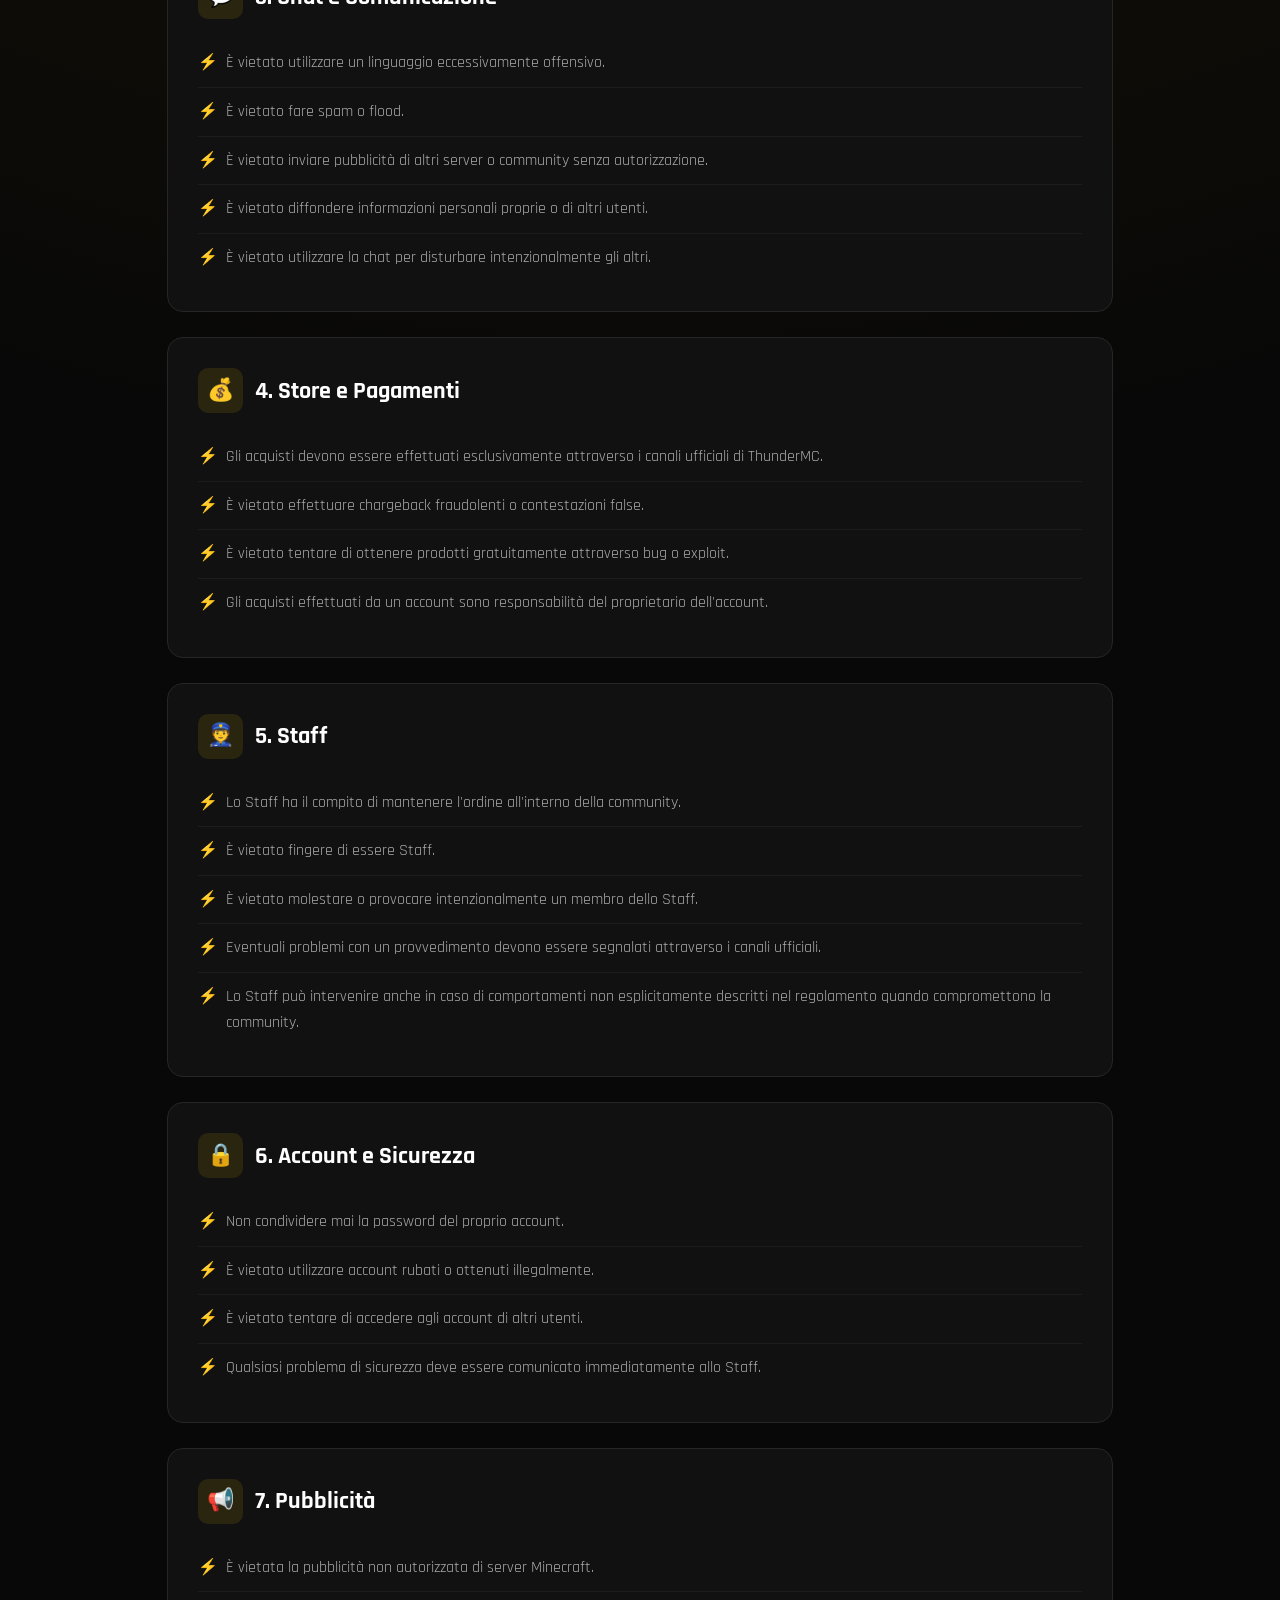
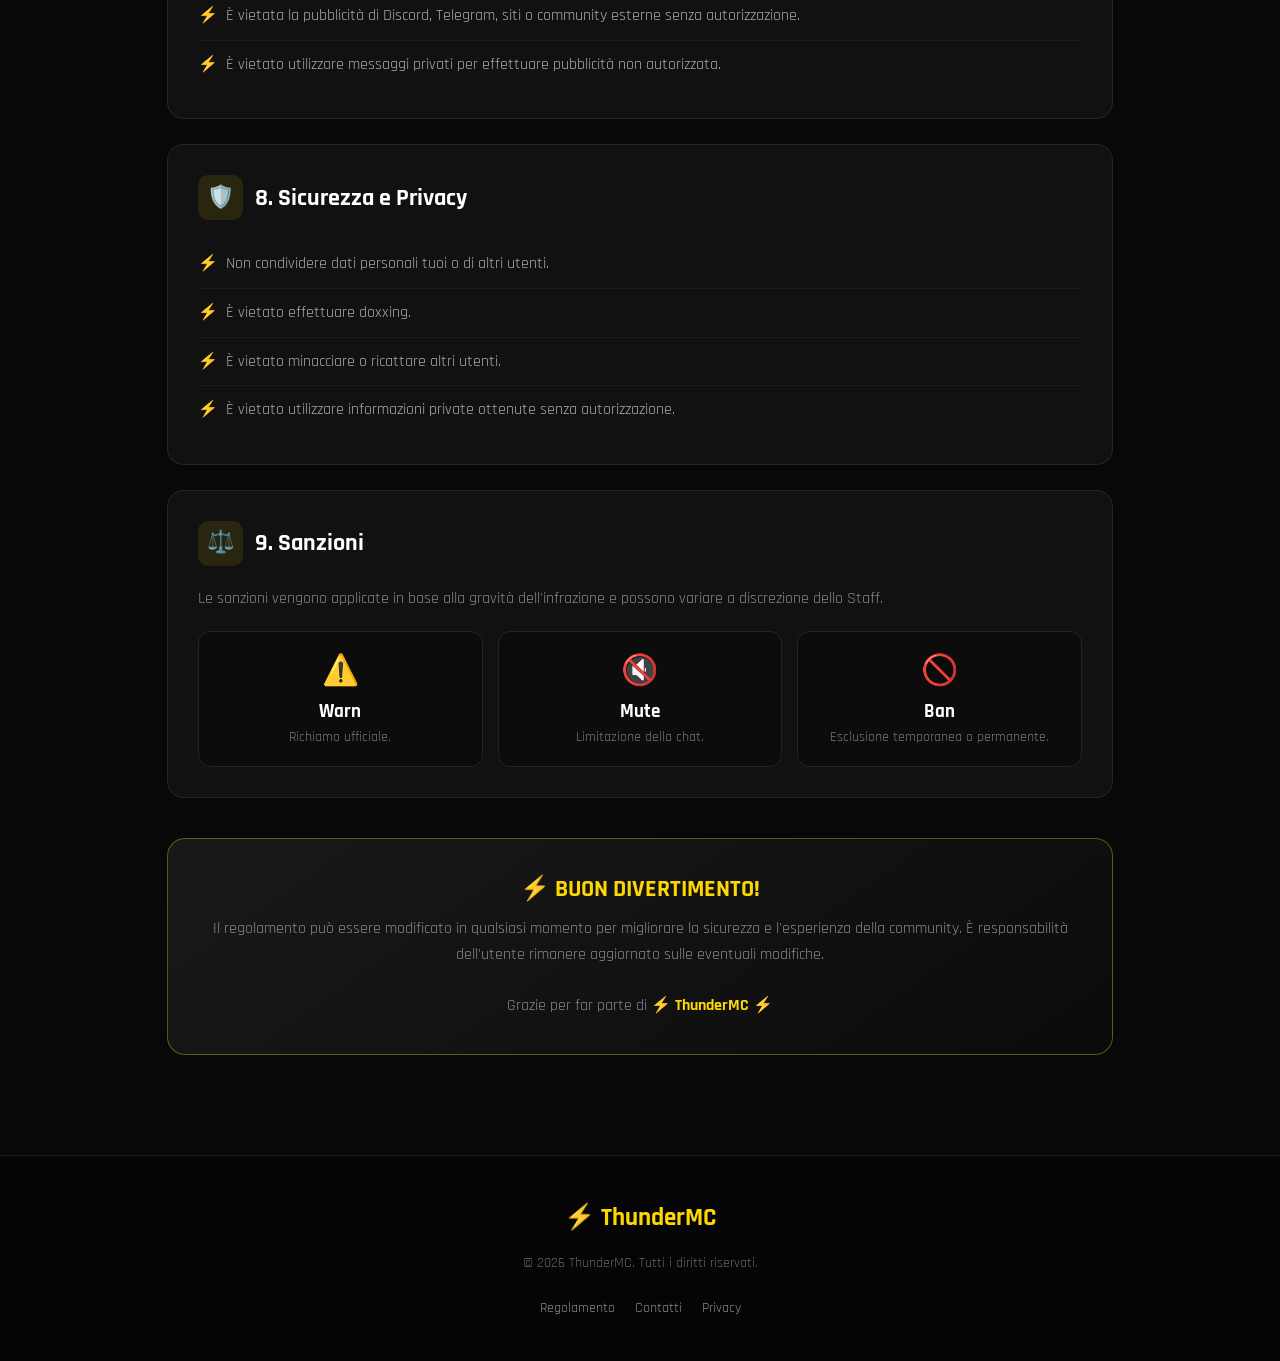
<file: regolamento.html>
<!DOCTYPE html>
<html lang="it">

<head>

    <meta charset="UTF-8">

    <meta
        name="viewport"
        content="width=device-width, initial-scale=1.0"
    >

    <title>⚡ ThunderMC — Regolamento</title>

    <link rel="stylesheet" href="style.css">

    <style>

        /* =========================
           REGOLAMENTO THUNDERMC
        ========================= */

        .rules-hero {

            padding: 90px 6% 60px;

            text-align: center;

            background:
                radial-gradient(
                    circle at center,
                    rgba(255,215,0,.12),
                    transparent 65%
                );

        }

        .rules-emoji {

            font-size: 65px;

            margin-bottom: 15px;

            filter: drop-shadow(0 0 18px #FFD70070);

        }

        .rules-hero h1 {

            font-size:
                clamp(45px, 7vw, 75px);

        }

        .rules-hero h1 span {

            color: #FFD700;

        }

        .rules-hero p {

            margin-top: 15px;

            color: #999;

            font-size: 18px;

        }


        /* CONTENITORE */

        .rules-container {

            max-width: 1100px;

            margin: auto;

            padding: 30px 6% 100px;

        }


        /* AVVISO */

        .rules-warning {

            padding: 25px;

            margin-bottom: 30px;

            background:
                rgba(255,215,0,.07);

            border:
                1px solid
                rgba(255,215,0,.35);

            border-radius: 15px;

            text-align: center;

        }

        .rules-warning strong {

            display: block;

            color: #FFD700;

            font-size: 20px;

            margin-bottom: 8px;

        }

        .rules-warning p {

            color: #aaa;

            line-height: 1.6;

        }


        /* SEZIONE */

        .rules-section {

            margin-bottom: 25px;

            padding: 30px;

            background: #111;

            border:
                1px solid #262626;

            border-radius: 16px;

            transition: .3s;

        }

        .rules-section:hover {

            border-color:
                rgba(255,215,0,.45);

            transform:
                translateY(-2px);

        }


        .rules-title {

            display: flex;

            align-items: center;

            gap: 12px;

            margin-bottom: 20px;

        }

        .rules-title .icon {

            width: 45px;

            height: 45px;

            display: grid;

            place-items: center;

            background:
                rgba(255,215,0,.1);

            border-radius: 10px;

            font-size: 22px;

        }

        .rules-title h2 {

            font-size: 24px;

            color: #fff;

        }


        /* LISTA */

        .rules-list {

            list-style: none;

        }

        .rules-list li {

            position: relative;

            padding:

                11px
                0
                11px
                28px;

            color: #aaa;

            line-height: 1.6;

            border-bottom:
                1px solid #1c1c1c;

        }

        .rules-list li:last-child {

            border-bottom: none;

        }

        .rules-list li::before {

            content: "⚡";

            position: absolute;

            left: 0;

            top: 11px;

            color: #FFD700;

        }


        /* PUNIZIONI */

        .punishments {

            display: grid;

            grid-template-columns:
                repeat(3, 1fr);

            gap: 15px;

            margin-top: 20px;

        }

        .punishment {

            padding: 20px;

            background: #0c0c0c;

            border:
                1px solid #242424;

            border-radius: 12px;

            text-align: center;

            transition: .3s;

        }

        .punishment:hover {

            border-color: rgba(255,215,0,.4);

            transform: translateY(-3px);

        }

        .punishment .emoji {

            font-size: 30px;

        }

        .punishment h3 {

            margin: 10px 0 5px;

        }

        .punishment p {

            color: #777;

            font-size: 14px;

        }


        /* ACCETTAZIONE */

        .accept {

            padding: 35px;

            text-align: center;

            background:
                linear-gradient(
                    145deg,
                    #191919,
                    #0b0b0b
                );

            border:
                1px solid
                rgba(255,215,0,.35);

            border-radius: 18px;

            margin-top: 40px;

        }

        .accept h2 {

            color: #FFD700;

            margin-bottom: 12px;

        }

        .accept p {

            color: #888;

            line-height: 1.6;

        }


        /* MOBILE */

        @media (max-width: 700px) {

            .rules-container {

                padding-left: 5%;

                padding-right: 5%;

            }

            .rules-section {

                padding: 22px;

            }

            .punishments {

                grid-template-columns: 1fr;

            }

        }

    </style>

</head>


<body>


<!-- =========================
     NAVBAR
========================= -->

<header class="navbar">

    <div class="logo">

        ⚡ <span>ThunderMC</span>

    </div>


    <nav>

        <a href="index.html">
            Home 🏡
        </a>

        <a href="shop.html">
            Store 🛒
        </a>

        <a
            href="regolamento.html"
            class="active"
        >
            Regolamento 📜
        </a>

        <a href="candidature.html">
            Candidature 📝
        </a>

    </nav>

</header>



<!-- =========================
     HERO
========================= -->

<section class="rules-hero">

    <div class="rules-emoji">
        📜
    </div>

    <h1>

        REGOLAMENTO
        <span>THUNDERMC</span>

    </h1>

    <p>

        Leggi attentamente tutte le regole
        prima di entrare nella community.

    </p>

</section>



<!-- =========================
     REGOLE
========================= -->

<main class="rules-container">


    <!-- AVVISO -->

    <div class="rules-warning">

        <strong>
            ⚠️ IMPORTANTE
        </strong>

        <p>

            Entrando e utilizzando i servizi
            di ThunderMC accetti automaticamente
            il presente regolamento.

            La mancata conoscenza delle regole
            non giustifica la loro violazione.

        </p>

    </div>



    <!-- 1 -->

    <section class="rules-section">

        <div class="rules-title">

            <div class="icon">
                📌
            </div>

            <h2>
                1. Regole Generali
            </h2>

        </div>


        <ul class="rules-list">

            <li>
                È obbligatorio mantenere un comportamento
                rispettoso verso tutti i giocatori.
            </li>

            <li>
                Sono vietati insulti, molestie, minacce
                e comportamenti tossici.
            </li>

            <li>
                È vietato creare discussioni o provocare
                intenzionalmente altri utenti.
            </li>

            <li>
                È vietato impersonare membri dello Staff
                o altri giocatori.
            </li>

            <li>
                Non è consentito utilizzare nomi,
                skin o contenuti offensivi.
            </li>

            <li>
                È obbligatorio seguire le indicazioni
                dello Staff.
            </li>

        </ul>

    </section>



    <!-- 2 -->

    <section class="rules-section">

        <div class="rules-title">

            <div class="icon">
                ⚔️
            </div>

            <h2>
                2. Regole Minecraft
            </h2>

        </div>


        <ul class="rules-list">

            <li>
                È vietato utilizzare cheat, hack,
                client modificati illegali o vantaggi
                non autorizzati.
            </li>

            <li>
                Sono vietati autoclicker, macro e
                programmi che automatizzano il gameplay,
                quando non espressamente consentiti.
            </li>

            <li>
                È vietato sfruttare bug o glitch
                per ottenere vantaggi.
            </li>

            <li>
                I bug devono essere segnalati allo Staff.
            </li>

            <li>
                È vietato duplicare oggetti sfruttando
                bug o malfunzionamenti.
            </li>

            <li>
                È vietato danneggiare intenzionalmente
                l'esperienza di gioco degli altri utenti.
            </li>

        </ul>

    </section>



    <!-- 3 -->

    <section class="rules-section">

        <div class="rules-title">

            <div class="icon">
                💬
            </div>

            <h2>
                3. Chat e Comunicazione
            </h2>

        </div>


        <ul class="rules-list">

            <li>
                È vietato utilizzare un linguaggio
                eccessivamente offensivo.
            </li>

            <li>
                È vietato fare spam o flood.
            </li>

            <li>
                È vietato inviare pubblicità di altri
                server o community senza autorizzazione.
            </li>

            <li>
                È vietato diffondere informazioni personali
                proprie o di altri utenti.
            </li>

            <li>
                È vietato utilizzare la chat per
                disturbare intenzionalmente gli altri.
            </li>

        </ul>

    </section>



    <!-- 4 -->

    <section class="rules-section">

        <div class="rules-title">

            <div class="icon">
                💰
            </div>

            <h2>
                4. Store e Pagamenti
            </h2>

        </div>


        <ul class="rules-list">

            <li>
                Gli acquisti devono essere effettuati
                esclusivamente attraverso i canali ufficiali
                di ThunderMC.
            </li>

            <li>
                È vietato effettuare chargeback fraudolenti
                o contestazioni false.
            </li>

            <li>
                È vietato tentare di ottenere prodotti
                gratuitamente attraverso bug o exploit.
            </li>

            <li>
                Gli acquisti effettuati da un account
                sono responsabilità del proprietario
                dell'account.
            </li>

        </ul>

    </section>



    <!-- 5 -->

    <section class="rules-section">

        <div class="rules-title">

            <div class="icon">
                👮
            </div>

            <h2>
                5. Staff
            </h2>

        </div>


        <ul class="rules-list">

            <li>
                Lo Staff ha il compito di mantenere
                l'ordine all'interno della community.
            </li>

            <li>
                È vietato fingere di essere Staff.
            </li>

            <li>
                È vietato molestare o provocare
                intenzionalmente un membro dello Staff.
            </li>

            <li>
                Eventuali problemi con un provvedimento
                devono essere segnalati attraverso
                i canali ufficiali.
            </li>

            <li>
                Lo Staff può intervenire anche in caso
                di comportamenti non esplicitamente
                descritti nel regolamento quando
                compromettono la community.
            </li>

        </ul>

    </section>



    <!-- 6 -->

    <section class="rules-section">

        <div class="rules-title">

            <div class="icon">
                🔒
            </div>

            <h2>
                6. Account e Sicurezza
            </h2>

        </div>


        <ul class="rules-list">

            <li>
                Non condividere mai la password del
                proprio account.
            </li>

            <li>
                È vietato utilizzare account rubati
                o ottenuti illegalmente.
            </li>

            <li>
                È vietato tentare di accedere agli
                account di altri utenti.
            </li>

            <li>
                Qualsiasi problema di sicurezza deve
                essere comunicato immediatamente
                allo Staff.
            </li>

        </ul>

    </section>



    <!-- 7 -->

    <section class="rules-section">

        <div class="rules-title">

            <div class="icon">
                📢
            </div>

            <h2>
                7. Pubblicità
            </h2>

        </div>


        <ul class="rules-list">

            <li>
                È vietata la pubblicità non autorizzata
                di server Minecraft.
            </li>

            <li>
                È vietata la pubblicità di Discord,
                Telegram, siti o community esterne
                senza autorizzazione.
            </li>

            <li>
                È vietato utilizzare messaggi privati
                per effettuare pubblicità non autorizzata.
            </li>

        </ul>

    </section>



    <!-- 8 -->

    <section class="rules-section">

        <div class="rules-title">

            <div class="icon">
                🛡️
            </div>

            <h2>
                8. Sicurezza e Privacy
            </h2>

        </div>


        <ul class="rules-list">

            <li>
                Non condividere dati personali tuoi
                o di altri utenti.
            </li>

            <li>
                È vietato effettuare doxxing.
            </li>

            <li>
                È vietato minacciare o ricattare altri utenti.
            </li>

            <li>
                È vietato utilizzare informazioni private
                ottenute senza autorizzazione.
            </li>

        </ul>

    </section>



    <!-- PUNIZIONI -->

    <section class="rules-section">

        <div class="rules-title">

            <div class="icon">
                ⚖️
            </div>

            <h2>
                9. Sanzioni
            </h2>

        </div>


        <p
            style="
                color:#888;
                line-height:1.6;
            "
        >

            Le sanzioni vengono applicate in base
            alla gravità dell'infrazione e possono
            variare a discrezione dello Staff.

        </p>


        <div class="punishments">


            <div class="punishment">

                <div class="emoji">
                    ⚠️
                </div>

                <h3>
                    Warn
                </h3>

                <p>
                    Richiamo ufficiale.
                </p>

            </div>


            <div class="punishment">

                <div class="emoji">
                    🔇
                </div>

                <h3>
                    Mute
                </h3>

                <p>
                    Limitazione della chat.
                </p>

            </div>


            <div class="punishment">

                <div class="emoji">
                    🚫
                </div>

                <h3>
                    Ban
                </h3>

                <p>
                    Esclusione temporanea
                    o permanente.
                </p>

            </div>


        </div>

    </section>



    <!-- ACCETTAZIONE -->

    <div class="accept">

        <h2>
            ⚡ BUON DIVERTIMENTO!
        </h2>

        <p>

            Il regolamento può essere modificato
            in qualsiasi momento per migliorare
            la sicurezza e l'esperienza della community.

            È responsabilità dell'utente rimanere
            aggiornato sulle eventuali modifiche.

            <br><br>

            Grazie per far parte di
            <strong style="color:#FFD700;">
                ⚡ ThunderMC ⚡
            </strong>

        </p>

    </div>


</main>



<!-- =========================
     FOOTER
========================= -->

<footer>

    <div class="footer-logo">
        ⚡ ThunderMC
    </div>

    <p>
        © 2026 ThunderMC. Tutti i diritti riservati.
    </p>

    <div class="footer-links">

        <a href="regolamento.html">
            Regolamento
        </a>

        <a href="contatti.html">
            Contatti
        </a>

        <a href="privacy.html">
            Privacy
        </a>

    </div>

</footer>


</body>

</html>
</file>
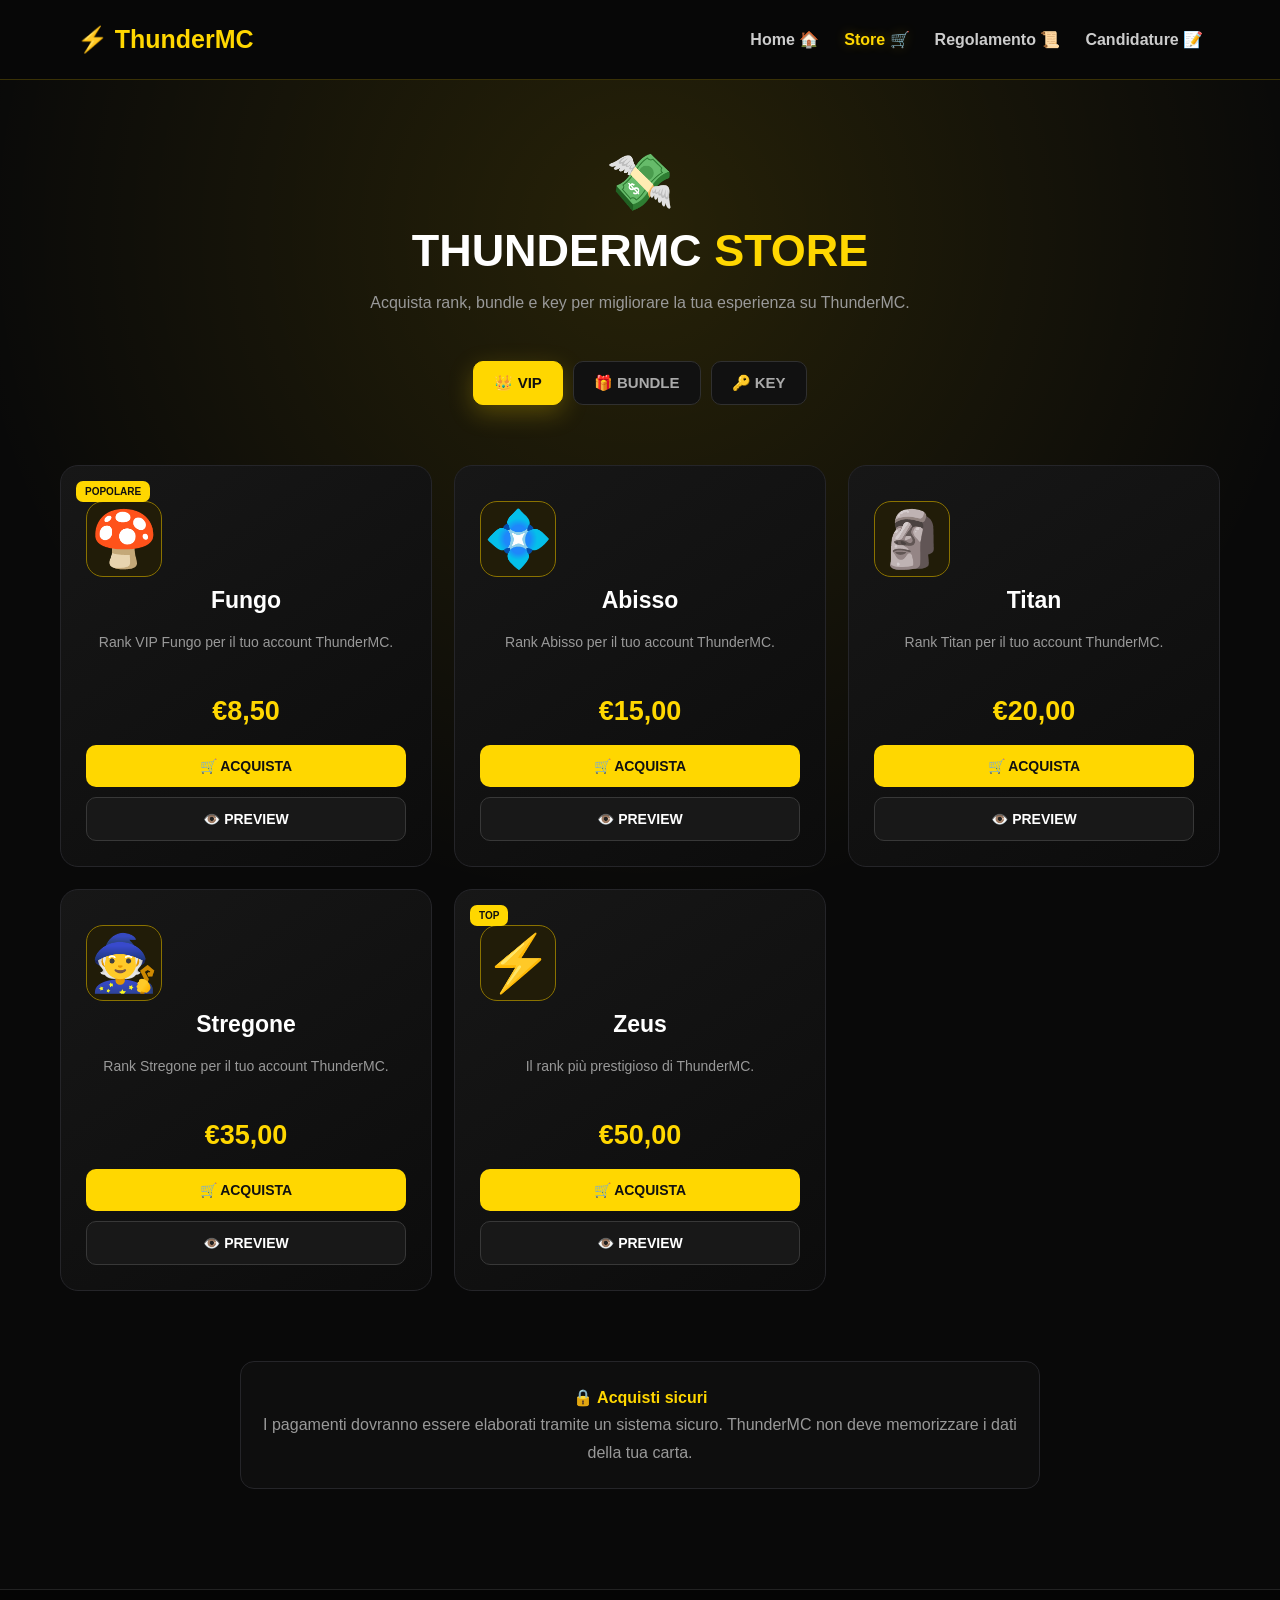
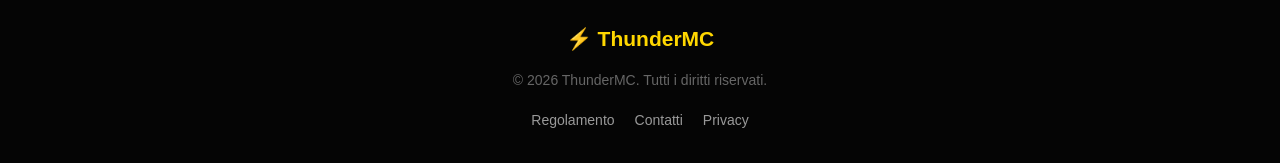
<file: shop.html>
<!DOCTYPE html>
<html lang="it">

<head>
    <meta charset="UTF-8">
    <meta name="viewport" content="width=device-width, initial-scale=1.0">
    <meta name="theme-color" content="#090909">
    <title>⚡ ThunderMC - Store</title>
    <link rel="stylesheet" href="style.css">

    <style>
        * {
            box-sizing: border-box;
        }

        body {
            margin: 0;
            background: #090909;
            color: #fff;
            font-family: Arial, sans-serif;
        }

        .shop-page {
            min-height: 100vh;
            padding: 70px 20px 100px;
            background: radial-gradient(
                circle at 50% 10%,
                rgba(255, 215, 0, .12),
                transparent 45%
            );
        }

        .shop-header {
            text-align: center;
            max-width: 800px;
            margin: 0 auto 45px;
        }

        .shop-icon {
            font-size: 55px;
            margin-bottom: 10px;
        }

        .shop-header h1 {
            margin: 0;
            font-size: 45px;
            font-weight: 800;
        }

        .shop-header h1 span {
            color: #FFD700;
        }

        .shop-header p {
            color: #999;
            margin-top: 12px;
            line-height: 1.7;
        }

        /* CATEGORIE */

        .categories {
            display: flex;
            justify-content: center;
            flex-wrap: wrap;
            gap: 10px;
            margin-bottom: 40px;
        }

        .category {
            border: 1px solid #303030;
            background: #111;
            color: #aaa;
            padding: 12px 20px;
            border-radius: 10px;
            font-family: inherit;
            font-weight: 800;
            cursor: pointer;
            transition: .25s;
        }

        .category:hover {
            border-color: #FFD700;
            color: white;
            transform: translateY(-2px);
        }

        .category.active {
            background: #FFD700;
            border-color: #FFD700;
            color: #111;
            box-shadow: 0 8px 25px rgba(255, 215, 0, .25);
        }

        /* GRIGLIA PRODOTTI */

        .products-grid {
            max-width: 1200px;
            margin: 0 auto;
            display: grid;
            grid-template-columns: repeat(3, minmax(0, 1fr));
            gap: 22px;
        }

        .store-product {
            display: flex;
            flex-direction: column;
            background: linear-gradient(145deg, #171717, #0c0c0c);
            border: 1px solid #252529;
            border-radius: 18px;
            padding: 25px;
            text-align: center;
            position: relative;
            overflow: hidden;
            transition: .25s;
        }

        .store-product:hover {
            transform: translateY(-5px);
            border-color: rgba(255, 215, 0, .65);
            box-shadow: 0 18px 45px rgba(0, 0, 0, .35);
        }

        .product-icon {
            font-size: 55px;
            margin: 10px 0;
        }

        .product-name {
            font-size: 23px;
            font-weight: 800;
            margin-bottom: 10px;
        }

        .product-description {
            min-height: 45px;
            color: #999;
            font-size: 14px;
            line-height: 1.7;
            margin-bottom: 20px;
            flex: 1;
        }

        .product-price {
            font-size: 27px;
            color: #FFD700;
            font-weight: 900;
            margin-bottom: 18px;
        }

        .product-badge {
            position: absolute;
            top: 15px;
            left: 15px;
            padding: 5px 9px;
            border-radius: 7px;
            background: #FFD700;
            color: #111;
            font-size: 10px;
            font-weight: 900;
        }

        /* PULSANTI */

        .product-actions {
            display: grid;
            gap: 10px;
        }

        .buy-button,
        .preview-button {
            width: 100%;
            padding: 13px;
            border-radius: 10px;
            font-family: inherit;
            font-size: 14px;
            font-weight: 800;
            cursor: pointer;
            transition: .25s;
        }

        .buy-button {
            border: none;
            background: #FFD700;
            color: #111;
        }

        .buy-button:hover:not(:disabled) {
            transform: translateY(-2px);
            box-shadow: 0 10px 25px rgba(255, 215, 0, .25);
        }

        .buy-button:disabled {
            background: #303030;
            color: #999;
            cursor: not-allowed;
        }

        .preview-button {
            background: #181818;
            border: 1px solid #383838;
            color: #fff;
        }

        .preview-button:hover {
            border-color: #FFD700;
            color: #FFEA70;
        }

        /* SICUREZZA */

        .shop-security {
            max-width: 800px;
            margin: 50px auto 0;
            padding: 22px;
            text-align: center;
            border: 1px solid #252529;
            background: rgba(255, 255, 255, .02);
            border-radius: 14px;
            color: #999;
            line-height: 1.7;
        }

        .shop-security strong {
            color: #FFD700;
        }

        /* ANTEPRIMA */

        .product-modal {
            display: none;
            position: fixed;
            inset: 0;
            z-index: 9999;
            padding: 20px;
            align-items: center;
            justify-content: center;
            background: rgba(0, 0, 0, .85);
        }

        .product-modal.open {
            display: flex;
        }

        .modal-content {
            position: relative;
            width: 100%;
            max-width: 430px;
            max-height: 85vh;
            overflow-y: auto;
            padding: 30px;
            border: 1px solid #8a7200;
            border-radius: 18px;
            background: #151515;
            text-align: center;
            box-shadow: 0 20px 70px #000;
        }

        .modal-icon {
            font-size: 55px;
        }

        .modal-content h2 {
            color: #FFD700;
        }

        .modal-content p {
            color: #bbb;
            line-height: 1.8;
            white-space: pre-line;
        }

        .modal-price {
            margin: 20px 0;
            color: #FFD700;
            font-size: 26px;
            font-weight: 900;
        }

        .modal-close {
            position: absolute;
            top: 8px;
            right: 14px;
            border: none;
            background: transparent;
            color: white;
            font-size: 28px;
            cursor: pointer;
        }

        /* FOOTER */

        footer {
            padding: 30px 20px;
            border-top: 1px solid #222;
            text-align: center;
            color: #999;
        }

        .footer-logo {
            color: #FFD700;
            font-size: 21px;
            font-weight: 900;
        }

        .footer-links {
            display: flex;
            justify-content: center;
            flex-wrap: wrap;
            gap: 20px;
            margin-top: 15px;
        }

        .footer-links a {
            color: #999;
            text-decoration: none;
        }

        .footer-links a:hover {
            color: #FFD700;
        }

        /* RESPONSIVE */

        @media (max-width: 950px) {
            .products-grid {
                grid-template-columns: repeat(2, minmax(0, 1fr));
            }
        }

        @media (max-width: 600px) {
            .shop-page {
                padding: 45px 15px 80px;
            }

            .shop-header h1 {
                font-size: 34px;
            }

            .shop-icon {
                font-size: 52px;
            }

            .categories {
                display: grid;
                grid-template-columns: repeat(3, minmax(0, 1fr));
                gap: 7px;
            }

            .category {
                width: 100%;
                padding: 12px 5px;
                font-size: 12px;
            }

            .products-grid {
                grid-template-columns: 1fr;
                gap: 16px;
            }

            .store-product {
                padding: 24px;
            }
        }
    </style>
</head>

<body>

    <!-- NAVBAR -->

    <header class="navbar">
        <div class="logo">
            ⚡ <span>ThunderMC</span>
        </div>

        <nav>
            <a href="index.html">Home 🏠</a>
            <a href="shop.html" class="active">Store 🛒</a>
            <a href="regolamento.html">Regolamento 📜</a>
            <a href="candidature.html">Candidature 📝</a>
        </nav>
    </header>

    <!-- STORE -->

    <main class="shop-page">

        <section class="shop-header">
            <div class="shop-icon">💸</div>
            <h1>THUNDERMC <span>STORE</span></h1>
            <p>
                Acquista rank, bundle e key per migliorare
                la tua esperienza su ThunderMC.
            </p>
        </section>

        <!-- CATEGORIE -->

        <div class="categories">
            <button class="category active" data-category="vip">👑 VIP</button>
            <button class="category" data-category="bundle">🎁 BUNDLE</button>
            <button class="category" data-category="key">🔑 KEY</button>
        </div>

        <!-- PRODOTTI -->

        <section class="products-grid" id="products">

            <!-- VIP -->

            <article class="store-product" data-category="vip">
                <span class="product-badge">POPOLARE</span>
                <div class="product-icon">🍄</div>
                <div class="product-name">Fungo</div>
                <div class="product-description">
                    Rank VIP Fungo per il tuo account ThunderMC.
                </div>
                <div class="product-price">€8,50</div>
                <div class="product-actions">
                    <button class="buy-button" onclick="acquista('Fungo','8.50')">🛒 ACQUISTA</button>
                    <button class="preview-button" onclick="previewProdotto('Fungo','🍄','Rank VIP Fungo per il tuo account ThunderMC.','8,50 €')">👁️ PREVIEW</button>
                </div>
            </article>

            <article class="store-product" data-category="vip">
                <div class="product-icon">💠</div>
                <div class="product-name">Abisso</div>
                <div class="product-description">
                    Rank Abisso per il tuo account ThunderMC.
                </div>
                <div class="product-price">€15,00</div>
                <div class="product-actions">
                    <button class="buy-button" onclick="acquista('Abisso','15.00')">🛒 ACQUISTA</button>
                    <button class="preview-button" onclick="previewProdotto('Abisso','💠','Rank Abisso per il tuo account ThunderMC.','15,00 €')">👁️ PREVIEW</button>
                </div>
            </article>

            <article class="store-product" data-category="vip">
                <div class="product-icon">🗿</div>
                <div class="product-name">Titan</div>
                <div class="product-description">
                    Rank Titan per il tuo account ThunderMC.
                </div>
                <div class="product-price">€20,00</div>
                <div class="product-actions">
                    <button class="buy-button" onclick="acquista('Titan','20.00')">🛒 ACQUISTA</button>
                    <button class="preview-button" onclick="previewProdotto('Titan','🗿','Rank Titan per il tuo account ThunderMC.','20,00 €')">👁️ PREVIEW</button>
                </div>
            </article>

            <article class="store-product" data-category="vip">
                <div class="product-icon">🧙</div>
                <div class="product-name">Stregone</div>
                <div class="product-description">
                    Rank Stregone per il tuo account ThunderMC.
                </div>
                <div class="product-price">€35,00</div>
                <div class="product-actions">
                    <button class="buy-button" onclick="acquista('Stregone','35.00')">🛒 ACQUISTA</button>
                    <button class="preview-button" onclick="previewProdotto('Stregone','🧙','Rank Stregone per il tuo account ThunderMC.','35,00 €')">👁️ PREVIEW</button>
                </div>
            </article>

            <article class="store-product" data-category="vip">
                <span class="product-badge">TOP</span>
                <div class="product-icon">⚡</div>
                <div class="product-name">Zeus</div>
                <div class="product-description">
                    Il rank più prestigioso di ThunderMC.
                </div>
                <div class="product-price">€50,00</div>
                <div class="product-actions">
                    <button class="buy-button" onclick="acquista('Zeus','50.00')">🛒 ACQUISTA</button>
                    <button class="preview-button" onclick="previewProdotto('Zeus','⚡','Il rank più prestigioso di ThunderMC.','50,00 €')">👁️ PREVIEW</button>
                </div>
            </article>

            <!-- BUNDLE -->

            <article class="store-product" data-category="bundle">
                <span class="product-badge">BEST SELLER</span>
                <div class="product-icon">👹</div>
                <div class="product-name">Bundle God</div>
                <div class="product-description">
                    Ottieni ben <strong>10 Key God</strong>
                    in un unico bundle.
                </div>
                <div class="product-price">€54,00</div>
                <div class="product-actions">
                    <button class="buy-button" onclick="acquista('Bundle God - 10 Key God','54.00')">🛒 ACQUISTA</button>
                    <button class="preview-button" onclick="previewProdotto('Bundle God','👹','Contiene 10 Key God.','54,00 €')">👁️ PREVIEW</button>
                </div>
            </article>

            <article class="store-product" data-category="bundle">
                <span class="product-badge">OFFERTA</span>
                <div class="product-icon">💎</div>
                <div class="product-name">Bundle Raro</div>
                <div class="product-description">
                    8 Key Rara<br>
                    2 Key Supreme<br>
                    4 Key Forniture<br>
                    Piccone Drago<br>
                    Gemma Rossa<br>
                    Mazza della Gloria<br>
                    45 di credito shop
                </div>
                <div class="product-price">€15,00</div>
                <div class="product-actions">
                    <button class="buy-button" onclick="acquista('Bundle Raro','15.00')">🛒 ACQUISTA</button>
                    <button class="preview-button" onclick="previewProdotto('Bundle Raro','💎','8 Key Rara, 2 Key Supreme, 4 Key Forniture, Piccone Drago, Gemma Rossa, Mazza della Gloria e 45 di credito shop.','15,00 €')">👁️ PREVIEW</button>
                </div>
            </article>

            <article class="store-product" data-category="bundle">
                <div class="product-icon">₿</div>
                <div class="product-name">Bundle Crypto</div>
                <div class="product-description">
                    Un bundle esclusivo per i giocatori di ThunderMC.
                </div>
                <div class="product-price">€35,00</div>
                <div class="product-actions">
                    <button class="buy-button" onclick="acquista('Bundle Crypto','35.00')">🛒 ACQUISTA</button>
                    <button class="preview-button" onclick="previewProdotto('Bundle Crypto','₿','Bundle esclusivo per i giocatori di ThunderMC.','35,00 €')">👁️ PREVIEW</button>
                </div>
            </article>

            <article class="store-product" data-category="bundle">
                <span class="product-badge">LEGENDARY</span>
                <div class="product-icon">👑</div>
                <div class="product-name">Bundle Leggendario</div>
                <div class="product-description">
                    Un bundle leggendario con ricompense esclusive.
                </div>
                <div class="product-price">€50,00</div>
                <div class="product-actions">
                    <button class="buy-button" onclick="acquista('Bundle Leggendario','50.00')">🛒 ACQUISTA</button>
                    <button class="preview-button" onclick="previewProdotto('Bundle Leggendario','👑','Bundle leggendario con ricompense esclusive.','50,00 €')">👁️ PREVIEW</button>
                </div>
            </article>

            <!-- KEY -->

            <article class="store-product" data-category="key">
                <div class="product-icon">🐉</div>
                <div class="product-name">Key Drago</div>
                <div class="product-description">
                    Una Key Drago con ricompense speciali.
                </div>
                <div class="product-price">PREZZO DA DEFINIRE</div>
                <div class="product-actions">
                    <button class="buy-button" disabled>⏳ PRESTO DISPONIBILE</button>
                </div>
            </article>

            <article class="store-product" data-category="key">
                <div class="product-icon">💀</div>
                <div class="product-name">Key Xeno</div>
                <div class="product-description">
                    Una Key Xeno con ricompense esclusive.
                </div>
                <div class="product-price">€5,00</div>
                <div class="product-actions">
                    <button class="buy-button" onclick="acquista('Key Xeno','5.00')">🛒 ACQUISTA</button>
                </div>
            </article>

            <article class="store-product" data-category="key">
                <span class="product-badge">RARA</span>
                <div class="product-icon">⚡</div>
                <div class="product-name">Key God</div>
                <div class="product-description">
                    La Key God con ricompense di alto livello.
                </div>
                <div class="product-price">€8,00</div>
                <div class="product-actions">
                    <button class="buy-button" onclick="acquista('Key God','8.00')">🛒 ACQUISTA</button>
                </div>
            </article>

        </section>

        <!-- SICUREZZA -->

        <div class="shop-security">
            🔒 <strong>Acquisti sicuri</strong>
            <br>
            I pagamenti dovranno essere elaborati tramite un sistema sicuro.
            ThunderMC non deve memorizzare i dati della tua carta.
        </div>

    </main>

    <!-- FINESTRA PREVIEW -->

    <div class="product-modal" id="productModal"
         role="dialog" aria-modal="true"
         aria-labelledby="modalTitle">

        <div class="modal-content">
            <button class="modal-close"
                    onclick="chiudiPreview()"
                    aria-label="Chiudi">×</button>

            <div class="modal-icon" id="modalIcon">🎁</div>
            <h2 id="modalTitle">Anteprima prodotto</h2>
            <p id="modalDescription"></p>
            <div class="modal-price" id="modalPrice"></div>

            <button class="buy-button" onclick="chiudiPreview()">
                CONTINUA A ESPLORARE
            </button>
        </div>
    </div>

    <!-- FOOTER -->

    <footer>
        <div class="footer-logo">⚡ ThunderMC</div>
        <p>© 2026 ThunderMC. Tutti i diritti riservati.</p>

        <div class="footer-links">
            <a href="regolamento.html">Regolamento</a>
            <a href="contatti.html">Contatti</a>
            <a href="privacy.html">Privacy</a>
        </div>
    </footer>

    <!-- SCRIPT -->

    <script>
        // FILTRI CATEGORIE
        const categories = document.querySelectorAll(".category");
        const products = document.querySelectorAll(".store-product");

        function filtraProdotti(categoriaSelezionata) {
            products.forEach(product => {
                product.style.display =
                    product.dataset.category === categoriaSelezionata
                        ? ""
                        : "none";
            });
        }

        categories.forEach(category => {
            category.addEventListener("click", () => {
                categories.forEach(button =>
                    button.classList.remove("active")
                );

                category.classList.add("active");
                filtraProdotti(category.dataset.category);
            });
        });

        // MOSTRA VIP ALL'APERTURA
        filtraProdotti("vip");

        // ACQUISTA
        function acquista(prodotto, prezzo) {
            const importo = Number(prezzo);

            if (!Number.isFinite(importo) || importo <= 0) {
                alert(
                    "⚡ ThunderMC Store\n\n" +
                    "Il prezzo di questo prodotto deve ancora essere configurato."
                );
                return;
            }

            const parametri = new URLSearchParams({
                prodotto: prodotto,
                prezzo: importo.toFixed(2)
            });

            window.location.href =
                "pagamento.html?" + parametri.toString();
        }

        // PREVIEW
        function previewProdotto(nome, icona, descrizione, prezzo) {
            document.getElementById("modalTitle").textContent = nome;
            document.getElementById("modalIcon").textContent = icona;
            document.getElementById("modalDescription").textContent = descrizione;
            document.getElementById("modalPrice").textContent = prezzo;

            document.getElementById("productModal").classList.add("open");
        }

        // CHIUSURA PREVIEW
        function chiudiPreview() {
            document.getElementById("productModal").classList.remove("open");
        }

        document.getElementById("productModal").addEventListener("click", event => {
            if (event.target.id === "productModal") {
                chiudiPreview();
            }
        });

        document.addEventListener("keydown", event => {
            if (event.key === "Escape") {
                chiudiPreview();
            }
        });
    </script>

</body>
</html>
</file>
<file: style.css>
@import url('https://fonts.googleapis.com/css2?family=Rajdhani:wght@400;500;600;700&display=swap');

/* =====================================
   ⚡ THUNDERMC - STILE GIALLO
===================================== */

:root {
    --orange: #FFD700;
    --orange-light: #FFEA70;
    --gold: #FFC107;

    --dark: #080808;
    --dark-2: #111111;
    --dark-3: #181818;

    --text: #ffffff;
    --gray: #a5a5a5;

    --border: rgba(255, 215, 0, .2);
    --shadow: 0 15px 40px rgba(0, 0, 0, .4);
}

* {
    margin: 0;
    padding: 0;
    box-sizing: border-box;
}

html {
    scroll-behavior: smooth;
}

body {
    font-family: 'Rajdhani', sans-serif;
    background:
        radial-gradient(circle at top, #262000 0%, #080808 45%);
    color: var(--text);
    min-height: 100vh;
}

button,
input,
select,
textarea {
    font-family: inherit;
}

a {
    transition: .3s;
}

/* =====================================
   ⚡ NAVBAR
===================================== */

.navbar {
    width: 100%;
    min-height: 80px;
    padding: 15px 6%;
    display: flex;
    align-items: center;
    justify-content: space-between;
    gap: 20px;
    background: rgba(8, 8, 8, .95);
    border-bottom: 1px solid var(--border);
    position: sticky;
    top: 0;
    z-index: 100;
    backdrop-filter: blur(12px);
}

.logo {
    font-size: 25px;
    font-weight: 700;
    white-space: nowrap;
}

.logo span {
    color: var(--orange);
}

nav {
    display: flex;
    align-items: center;
    gap: 25px;
}

nav a {
    color: #ccc;
    text-decoration: none;
    font-size: 16px;
    font-weight: 700;
}

nav a:hover,
nav a.active {
    color: var(--orange);
    text-shadow: 0 0 12px rgba(255, 215, 0, .3);
}

.login-btn {
    padding: 11px 20px;
    border-radius: 8px;
    background: var(--orange);
    color: #111;
    text-decoration: none;
    font-weight: 700;
}

.login-btn:hover {
    transform: translateY(-2px);
    box-shadow: 0 0 25px rgba(255, 215, 0, .4);
}

/* =====================================
   ⚡ HOME - HERO
===================================== */

.hero {
    min-height: 650px;
    padding: 80px 8%;
    display: flex;
    align-items: center;
    justify-content: space-between;
    position: relative;
    overflow: hidden;
}

.hero::before {
    content: "";
    position: absolute;
    width: 500px;
    height: 500px;
    background: rgba(255, 215, 0, .1);
    filter: blur(100px);
    border-radius: 50%;
    left: -150px;
    top: 100px;
}

.hero-content {
    max-width: 700px;
    position: relative;
    z-index: 2;
}

.badge {
    display: inline-block;
    padding: 8px 15px;
    margin-bottom: 20px;
    border: 1px solid rgba(255, 215, 0, .4);
    border-radius: 50px;
    color: var(--orange-light);
    background: rgba(255, 215, 0, .08);
    font-size: 14px;
    font-weight: 700;
}

.hero h1 {
    font-size: clamp(45px, 7vw, 82px);
    line-height: .95;
    font-weight: 700;
}

.hero h1 span {
    color: var(--orange);
    display: block;
    text-shadow: 0 0 20px rgba(255, 215, 0, .35);
}

.hero p {
    margin-top: 25px;
    max-width: 600px;
    color: var(--gray);
    font-size: 19px;
    line-height: 1.6;
}

.hero-buttons {
    display: flex;
    gap: 15px;
    margin-top: 35px;
}

.primary-btn,
.secondary-btn {
    padding: 15px 28px;
    border-radius: 9px;
    font-family: inherit;
    font-size: 16px;
    font-weight: 700;
    text-decoration: none;
    cursor: pointer;
    transition: .3s;
}

.primary-btn {
    border: none;
    background: var(--orange);
    color: #111;
}

.primary-btn:hover {
    transform: translateY(-3px);
    box-shadow: 0 10px 35px rgba(255, 215, 0, .35);
}

.secondary-btn {
    border: 1px solid #444;
    color: white;
    background: rgba(255, 255, 255, .03);
}

.secondary-btn:hover {
    border-color: var(--orange);
    color: var(--orange);
}

.server-ip {
    margin-top: 30px;
    display: flex;
    flex-direction: column;
    gap: 4px;
}

.server-ip span {
    color: #777;
    font-size: 12px;
    font-weight: 700;
}

.server-ip strong {
    color: var(--orange-light);
    font-size: 20px;
    letter-spacing: 1px;
}

/* =====================================
   ⚡ ICONA ANIMATA
===================================== */

.hero-pumpkin {
    font-size: 220px;
    filter: drop-shadow(0 0 30px rgba(255, 215, 0, .35));
    animation: floating 4s ease-in-out infinite;
    user-select: none;
}

@keyframes floating {
    0%, 100% {
        transform: translateY(0);
    }

    50% {
        transform: translateY(-20px);
    }
}

/* =====================================
   📊 SERVER STATUS
===================================== */

.status-section {
    padding: 30px 8% 80px;
    display: grid;
    grid-template-columns: repeat(3, 1fr);
    gap: 20px;
}

.status-card {
    padding: 25px;
    background: rgba(255, 255, 255, .03);
    border: 1px solid #252525;
    border-radius: 15px;
    display: flex;
    align-items: center;
    gap: 18px;
    transition: .3s;
}

.status-card:hover {
    border-color: var(--border);
    transform: translateY(-4px);
}

.status-icon {
    width: 55px;
    height: 55px;
    display: grid;
    place-items: center;
    background: rgba(255, 215, 0, .1);
    border-radius: 12px;
    font-size: 25px;
}

.status-card span {
    color: #777;
    font-size: 12px;
    font-weight: 700;
}

.status-card h3 {
    margin-top: 4px;
    font-size: 23px;
}

/* =====================================
   🏰 ABOUT E FEATURES
===================================== */

.about {
    padding: 90px 8%;
    background: #0d0d0d;
}

.section-title {
    text-align: center;
    margin-bottom: 50px;
}

.section-title span {
    font-size: 35px;
}

.section-title h2 {
    margin-top: 10px;
    font-size: 40px;
}

.section-title p {
    margin-top: 10px;
    color: var(--gray);
}

.features {
    display: grid;
    grid-template-columns: repeat(3, 1fr);
    gap: 25px;
}

.feature-card {
    padding: 35px;
    text-align: center;
    background: #111;
    border: 1px solid #242424;
    border-radius: 15px;
    transition: .3s;
}

.feature-card:hover {
    transform: translateY(-8px);
    border-color: var(--orange);
}

.feature-icon {
    font-size: 45px;
    margin-bottom: 20px;
}

.feature-card h3 {
    font-size: 22px;
    margin-bottom: 12px;
}

.feature-card p {
    color: var(--gray);
    line-height: 1.6;
}

/* =====================================
   ⚡ CALL TO ACTION
===================================== */

.cta {
    padding: 100px 8%;
    text-align: center;
}

.cta > div {
    max-width: 850px;
    margin: auto;
    padding: 70px 30px;
    border: 1px solid var(--border);
    border-radius: 20px;
    background: radial-gradient(
        circle at center,
        rgba(255, 215, 0, .1),
        transparent 70%
    );
}

.cta span {
    color: var(--orange);
    font-weight: 700;
}

.cta h2 {
    margin-top: 15px;
    font-size: 42px;
}

.cta h2 strong {
    color: var(--orange);
}

.cta p {
    color: var(--gray);
    margin: 15px 0 30px;
}

/* =====================================
   🛒 STORE - CATEGORIE
===================================== */

.categories {
    display: flex;
    justify-content: center;
    align-items: center;
    flex-wrap: wrap;
    gap: 12px;
    margin: 35px auto;
    max-width: 1100px;
}

.category {
    padding: 13px 22px;
    border: 1px solid var(--border);
    border-radius: 12px;
    background: #111;
    color: #aaa;
    font-size: 15px;
    font-weight: 800;
    cursor: pointer;
    transition: .25s;
}

.category:hover {
    color: #fff;
    border-color: var(--orange);
    transform: translateY(-2px);
}

.category.active {
    background: var(--orange);
    color: #111;
    border-color: var(--orange);
    box-shadow: 0 0 20px rgba(255, 215, 0, .25);
}

/* =====================================
   🎁 GRIGLIA PRODOTTI
===================================== */

.products-grid {
    width: 100%;
    max-width: 1200px;
    margin: 0 auto;
    padding: 20px;
    display: grid;
    grid-template-columns: repeat(3, minmax(0, 1fr));
    gap: 22px;
}

.store-product {
    background: linear-gradient(145deg, #191919, #0a0a0a);
    border: 1px solid rgba(255, 215, 0, .16);
    border-radius: 20px;
    padding: 28px 22px;
    text-align: center;
    transition: .25s;
}

.store-product:hover {
    transform: translateY(-7px);
    border-color: rgba(255, 215, 0, .65);
    box-shadow: var(--shadow);
}

.product-icon {
    width: 90px;
    height: 90px;
    margin: 0 auto 18px;
    display: flex;
    align-items: center;
    justify-content: center;
    border-radius: 22px;
    background: rgba(255, 215, 0, .08);
    border: 1px solid var(--border);
    font-size: 48px;
    transition: .25s;
}

.store-product:hover .product-icon {
    transform: scale(1.08) rotate(-2deg);
    background: rgba(255, 215, 0, .13);
}

.product-name {
    color: #fff;
    font-size: 23px;
    font-weight: 900;
    margin-bottom: 10px;
}

.product-description {
    min-height: 48px;
    color: #999;
    font-size: 14px;
    line-height: 1.5;
    margin-bottom: 18px;
}

.product-price {
    color: var(--orange);
    font-size: 25px;
    font-weight: 900;
    margin-bottom: 18px;
}

.buy-button {
    width: 100%;
    padding: 14px;
    border: none;
    border-radius: 11px;
    background: var(--orange);
    color: #111;
    font-size: 15px;
    font-weight: 900;
    cursor: pointer;
    transition: .25s;
}

.buy-button:hover {
    transform: translateY(-2px);
    box-shadow: 0 8px 25px rgba(255, 215, 0, .25);
}

/* =====================================
   💳 PAGAMENTO
===================================== */

.container {
    width: min(1050px, 100%);
    margin: auto;
    padding: 48px 18px 70px;
}

.container .hero {
    min-height: auto;
    padding: 0;
    margin-bottom: 40px;
    display: block;
    text-align: center;
    overflow: visible;
}

.container .hero::before {
    display: none;
}

.container .hero h1 {
    font-size: clamp(32px, 7vw, 52px);
    margin: 12px 0;
}

.container .hero h1 span {
    display: inline;
}

.container .hero p {
    margin: auto;
    max-width: 500px;
}

.layout {
    display: grid;
    grid-template-columns: 1.15fr .85fr;
    gap: 22px;
    align-items: start;
}

.panel {
    background: linear-gradient(145deg, #191919, #101010);
    border: 1px solid var(--border);
    border-radius: 20px;
    padding: 25px;
    margin-bottom: 20px;
    box-shadow: var(--shadow);
}

.panel-title {
    display: flex;
    align-items: center;
    gap: 10px;
    font-size: 21px;
    font-weight: 900;
    margin: 0 0 22px;
}

.panel-title span {
    color: var(--orange);
}

/* =====================================
   📦 RIEPILOGO PRODOTTO
===================================== */

.product {
    display: flex;
    align-items: center;
    gap: 16px;
    padding: 18px;
    border: 1px solid #554600;
    border-radius: 16px;
    background: radial-gradient(
        circle at top left,
        #332b08,
        #171717 75%
    );
}

.product-icon {
    flex-shrink: 0;
    width: 76px;
    height: 76px;
    display: grid;
    place-items: center;
    border-radius: 17px;
    border: 1px solid #8a7200;
    background: #211c08;
    font-size: 43px;
}

.product-details {
    flex: 1;
    min-width: 0;
}

.product-label {
    color: var(--orange);
    font-size: 12px;
    font-weight: 900;
    letter-spacing: 2px;
    margin-bottom: 7px;
}

.product-name {
    font-size: 23px;
    font-weight: 900;
    overflow-wrap: anywhere;
}

.product-description {
    color: var(--gray);
    font-size: 15px;
    line-height: 1.6;
    margin-top: 7px;
}

.price {
    color: var(--gold);
    font-size: 27px;
    font-weight: 900;
    margin-top: 15px;
}

.divider {
    height: 1px;
    background: #303030;
    margin: 22px 0;
}

.row {
    display: flex;
    justify-content: space-between;
    gap: 15px;
    margin: 17px 0;
    font-size: 16px;
}

.row span {
    color: var(--gray);
}

.row strong {
    text-align: right;
    overflow-wrap: anywhere;
}

.total {
    align-items: center;
    padding-top: 19px;
    border-top: 1px solid #393026;
}

.total span {
    color: #fff;
    font-size: 19px;
    font-weight: 900;
}

.total strong {
    color: var(--orange);
    font-size: 29px;
}

/* =====================================
   🟡 STATO PAGAMENTO
===================================== */

.status {
    display: flex;
    align-items: center;
    gap: 10px;
    padding: 14px;
    margin-top: 22px;
    border-radius: 12px;
    border: 1px solid #725f0c;
    background: #2b260a;
    color: var(--gold);
    font-size: 14px;
    font-weight: 900;
}

.status-dot {
    width: 9px;
    height: 9px;
    flex-shrink: 0;
    border-radius: 50%;
    background: var(--gold);
    box-shadow: 0 0 12px #ffd16680;
}

.info {
    color: var(--gray);
    font-size: 14px;
    line-height: 1.8;
    margin: 17px 0 0;
}

.info strong {
    color: #ddd;
}

/* =====================================
   💙 PAYPAL
===================================== */

.payment-option {
    display: flex;
    align-items: center;
    gap: 13px;
    border: 1px solid #333;
    border-radius: 13px;
    padding: 15px;
    background: #111;
    margin-bottom: 18px;
}

.paypal-logo {
    width: 40px;
    height: 40px;
    object-fit: contain;
    flex-shrink: 0;
}

.payment-option strong {
    display: block;
    font-size: 18px;
}

.payment-option small {
    display: block;
    color: var(--gray);
    margin-top: 5px;
    line-height: 1.5;
}

.btn {
    display: flex;
    justify-content: center;
    align-items: center;
    gap: 9px;
    width: 100%;
    min-height: 49px;
    padding: 14px 16px;
    border-radius: 12px;
    text-align: center;
    text-decoration: none;
    font-size: 15px;
    font-weight: 900;
    cursor: pointer;
    transition: .2s;
}

.btn:hover:not(.disabled):not(:disabled) {
    transform: translateY(-2px);
    filter: brightness(1.06);
}

.btn-pay {
    color: #003087;
    background: #ffc439;
    border: 1px solid #f2b928;
}

.btn-pay img {
    width: 30px;
    height: 30px;
    object-fit: contain;
}

.btn.disabled {
    opacity: .4;
    pointer-events: none;
    cursor: not-allowed;
}

.btn-download {
    color: #17100a;
    background: linear-gradient(100deg, #FFD700, #FFEA70);
    border: 0;
    box-shadow: 0 8px 25px #ffd70025;
    margin-top: 15px;
}

.btn-download:disabled {
    opacity: .4;
    cursor: not-allowed;
}

.btn-secondary {
    color: #eee;
    background: #1b1b1b;
    border: 1px solid #383838;
    margin-top: 10px;
}

.btn-secondary:hover {
    border-color: var(--orange);
    color: var(--orange);
}

/* =====================================
   🧾 RICEVUTA
===================================== */

.receipt-preview {
    margin-top: 20px;
    padding: 17px;
    background: #0b0b0b;
    border: 1px dashed #8a7200;
    border-radius: 13px;
}

.receipt-brand {
    color: var(--orange);
    font-weight: 900;
    font-size: 14px;
    letter-spacing: 2px;
}

.receipt-preview p {
    color: var(--gray);
    font-size: 14px;
    line-height: 1.7;
    margin-bottom: 0;
}

.receipt-preview strong {
    color: white;
}

/* =====================================
   📜 FOOTER
===================================== */

footer {
    padding: 40px 8%;
    background: #050505;
    text-align: center;
    border-top: 1px solid #1c1c1c;
    color: #777;
    font-size: 14px;
    line-height: 1.8;
}

footer strong {
    color: var(--orange);
}

.footer-logo {
    font-size: 25px;
    font-weight: 700;
    color: var(--orange);
}

footer p {
    margin-top: 10px;
    color: #666;
}

.footer-links {
    margin-top: 20px;
    display: flex;
    justify-content: center;
    flex-wrap: wrap;
    gap: 20px;
}

.footer-links a {
    color: #888;
    text-decoration: none;
}

.footer-links a:hover {
    color: var(--orange);
}

/* =====================================
   📱 RESPONSIVE
===================================== */

@media (max-width: 900px) {
    .navbar {
        min-height: auto;
        padding: 20px;
        flex-wrap: wrap;
        gap: 20px;
    }

    .navbar nav {
        width: 100%;
        order: 3;
        justify-content: center;
        flex-wrap: wrap;
        gap: 15px;
    }

    .hero {
        padding: 70px 6%;
        text-align: center;
    }

    .hero-content {
        margin: auto;
    }

    .hero-buttons {
        justify-content: center;
        flex-wrap: wrap;
    }

    .hero-pumpkin {
        display: none;
    }

    .server-ip {
        align-items: center;
    }

    .status-section,
    .features {
        grid-template-columns: 1fr;
    }

    .products-grid {
        grid-template-columns: repeat(2, minmax(0, 1fr));
    }

    .layout {
        grid-template-columns: 1fr;
    }

    .section-title h2,
    .cta h2 {
        font-size: 32px;
    }
}

@media (max-width: 600px) {
    .navbar nav {
        gap: 12px;
    }

    .navbar nav a {
        font-size: 14px;
    }

    .login-btn {
        display: none;
    }

    .hero h1 {
        font-size: 48px;
    }

    .categories {
        padding: 0 15px;
        gap: 8px;
    }

    .category {
        flex: 1 1 calc(50% - 8px);
        padding: 12px 8px;
        font-size: 13px;
    }

    .products-grid {
        grid-template-columns: 1fr;
        padding: 15px;
    }

    .store-product {
        padding: 25px 20px;
    }

    .container {
        padding: 35px 13px 50px;
    }

    .panel {
        padding: 19px;
    }

    .product {
        padding: 12px;
        gap: 11px;
    }

    .product-icon {
        width: 57px;
        height: 57px;
        font-size: 32px;
    }

    .product-name {
        font-size: 19px;
    }

    .price {
        font-size: 22px;
    }

    .row {
        font-size: 14px;
    }
}

@media (max-width: 390px) {
    .navbar nav {
        gap: 9px;
    }

    .navbar nav a {
        font-size: 13px;
    }

    .hero h1 {
        font-size: 40px;
    }
}
</file>
